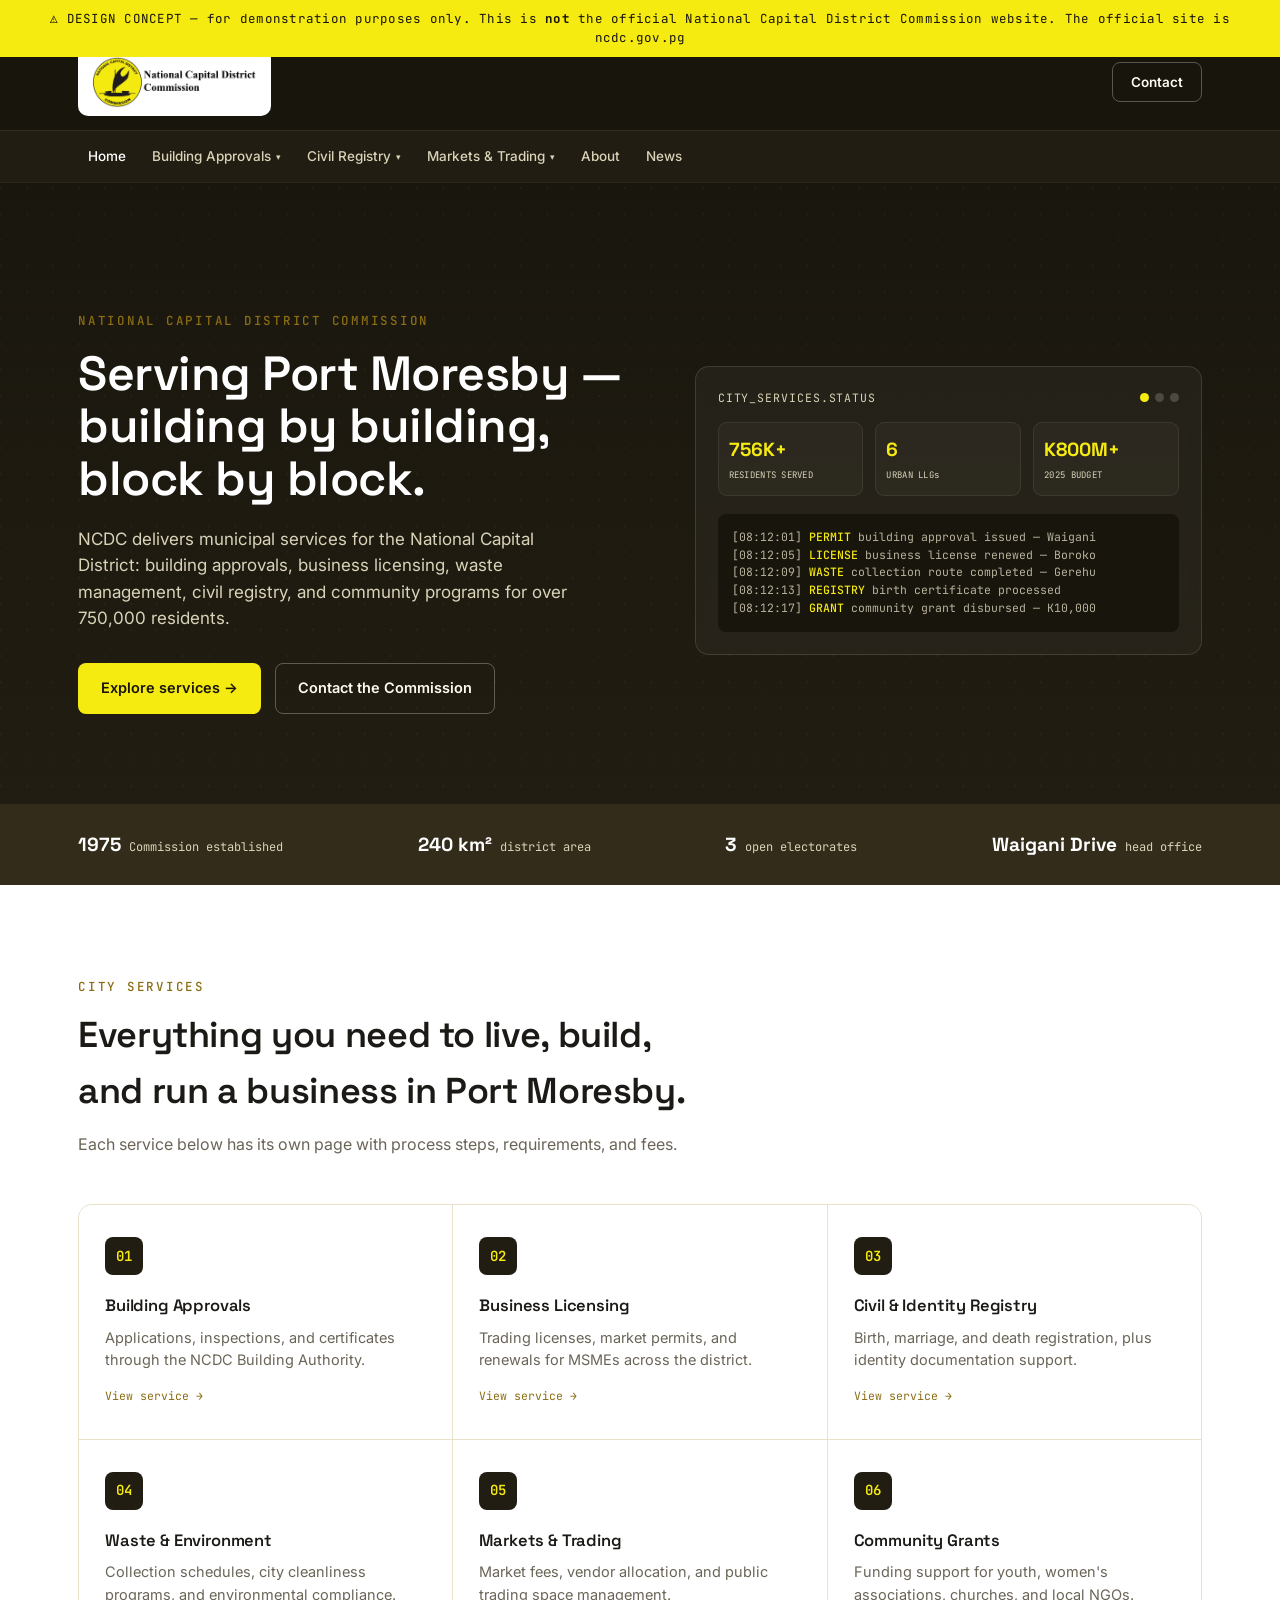
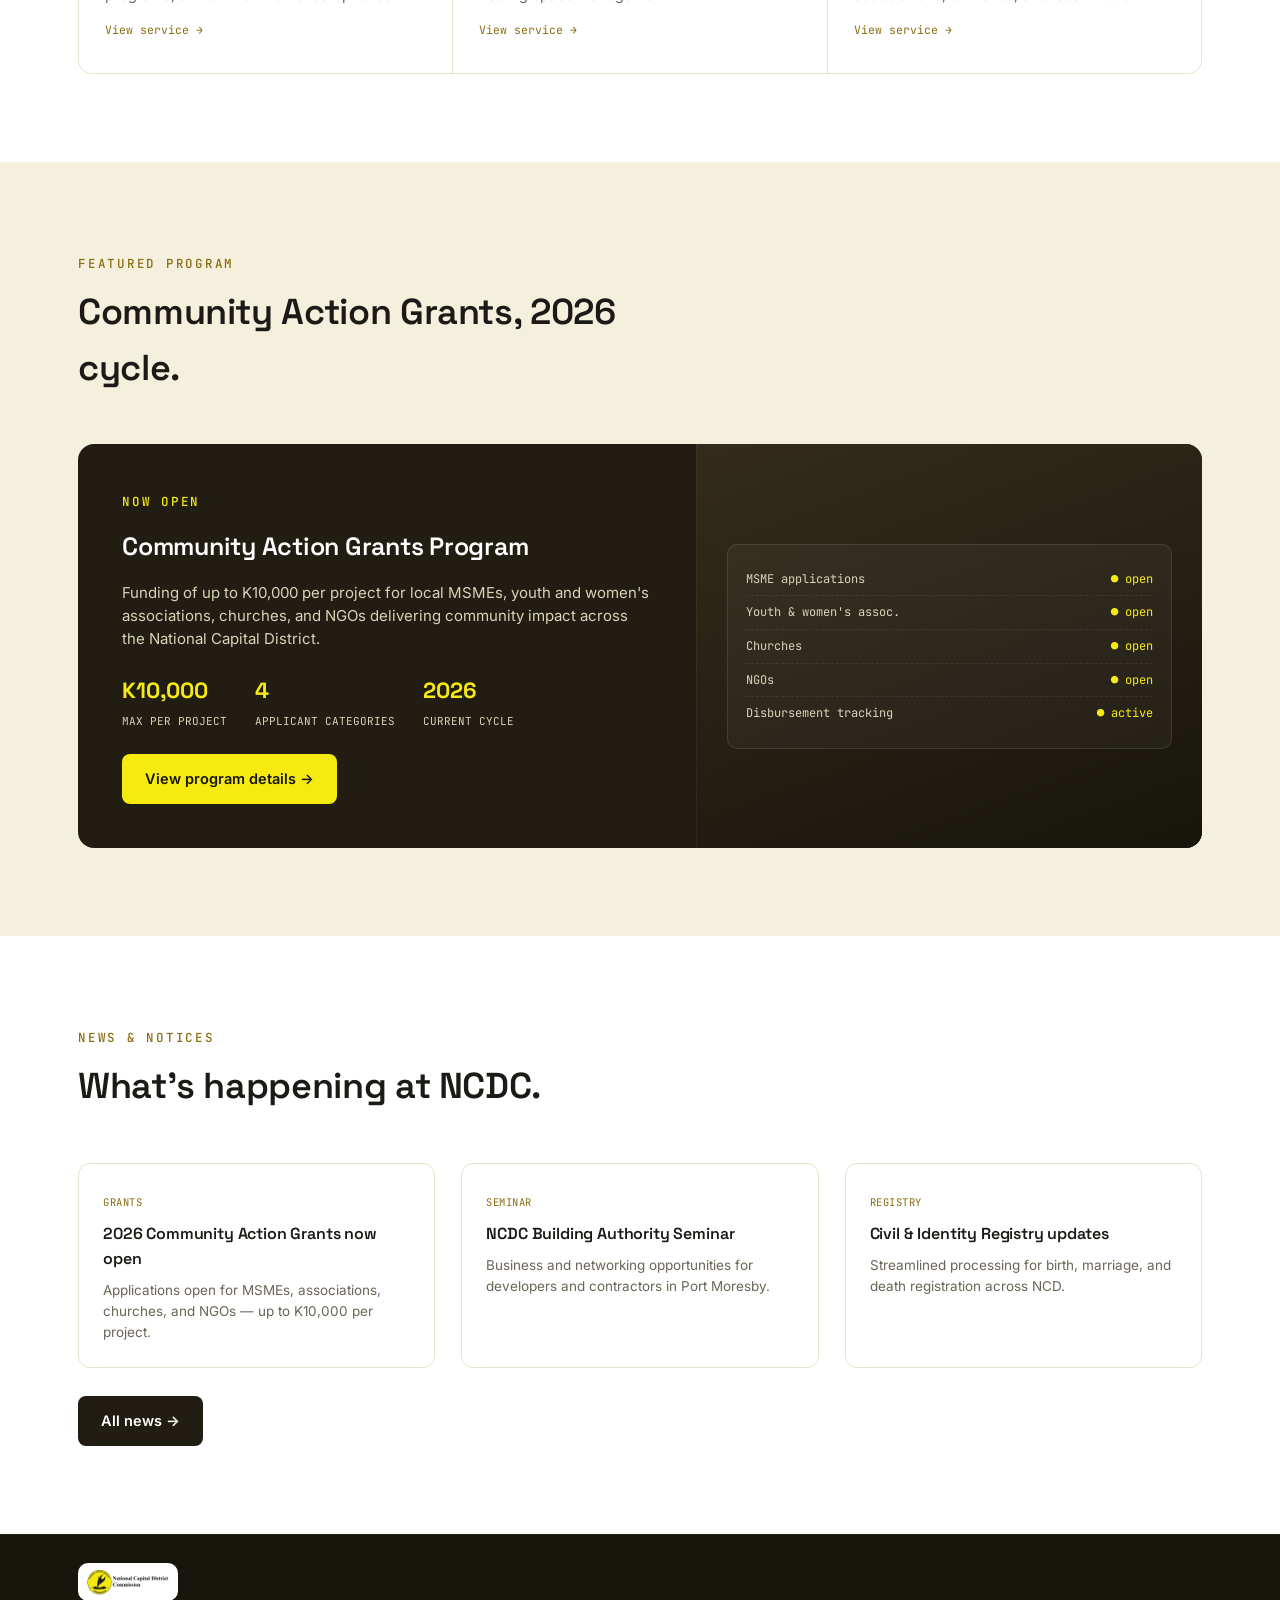
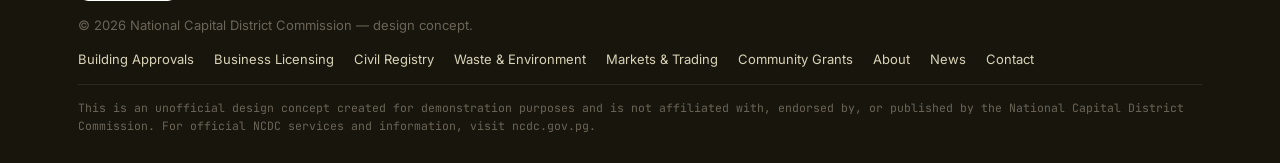
<file: index.html>
<!DOCTYPE html>
<html lang="en">
<head>
<meta charset="UTF-8">
<meta name="viewport" content="width=device-width, initial-scale=1.0">
<title>NCDC — Design Concept | National Capital District Commission</title>
<meta name="description" content="A design concept for the National Capital District Commission website — demonstration only, not an official NCDC platform.">
<link rel="preconnect" href="https://fonts.googleapis.com">
<link href="https://fonts.googleapis.com/css2?family=Space+Grotesk:wght@500;600;700&family=Inter:wght@400;500;600&family=JetBrains+Mono:wght@400;500&display=swap" rel="stylesheet">
<link rel="stylesheet" href="assets/style.css">
<link rel="icon" type="image/png" href="assets/img/ncdc-seal.png">
</head>
<body data-nav="index">

<div id="header-placeholder"></div>

<main>
  <section class="hero">
    <div class="wrap hero-grid">
      <div>
        <span class="eyebrow">National Capital District Commission</span>
        <h1>Serving Port Moresby — building by building, block by block.</h1>
        <p class="lead">NCDC delivers municipal services for the National Capital District: building approvals, business licensing, waste management, civil registry, and community programs for over 750,000 residents.</p>
        <div class="hero-actions">
          <a href="#services" class="btn btn-primary">Explore services →</a>
          <a href="contact.html" class="btn btn-ghost">Contact the Commission</a>
        </div>
      </div>
      <div class="dash reveal in">
        <div class="dash-head">
          <span class="dash-title">CITY_SERVICES.STATUS</span>
          <div class="dot-row"><span class="dot" style="background:var(--teal-400);"></span><span class="dot"></span><span class="dot"></span></div>
        </div>
        <div class="dash-metrics">
          <div class="metric"><div class="num">756K+</div><div class="lbl">RESIDENTS SERVED</div></div>
          <div class="metric"><div class="num">6</div><div class="lbl">URBAN LLGs</div></div>
          <div class="metric"><div class="num">K800M+</div><div class="lbl">2025 BUDGET</div></div>
        </div>
        <div class="log mono">
          <div class="log-line">[08:12:01] <b>PERMIT</b> building approval issued — Waigani</div>
          <div class="log-line">[08:12:05] <b>LICENSE</b> business license renewed — Boroko</div>
          <div class="log-line">[08:12:09] <b>WASTE</b> collection route completed — Gerehu</div>
          <div class="log-line">[08:12:13] <b>REGISTRY</b> birth certificate processed</div>
          <div class="log-line">[08:12:17] <b>GRANT</b> community grant disbursed — K10,000</div>
        </div>
      </div>
    </div>
  </section>

  <div class="trust">
    <div class="wrap">
      <div class="trust-item"><strong>1975</strong> Commission established</div>
      <div class="trust-item"><strong>240 km²</strong> district area</div>
      <div class="trust-item"><strong>3</strong> open electorates</div>
      <div class="trust-item"><strong>Waigani Drive</strong> head office</div>
    </div>
  </div>

  <section class="services" id="services">
    <div class="wrap">
      <div class="section-head">
        <span class="eyebrow" style="color:var(--teal-500);">City services</span>
        <h2>Everything you need to live, build, and run a business in Port Moresby.</h2>
        <p>Each service below has its own page with process steps, requirements, and fees.</p>
      </div>
      <div class="service-grid">
        <a class="service-card" href="building-approvals.html">
          <div class="service-icon">01</div>
          <h3>Building Approvals</h3>
          <p>Applications, inspections, and certificates through the NCDC Building Authority.</p>
          <span class="go">View service →</span>
        </a>
        <a class="service-card" href="business-licensing.html">
          <div class="service-icon">02</div>
          <h3>Business Licensing</h3>
          <p>Trading licenses, market permits, and renewals for MSMEs across the district.</p>
          <span class="go">View service →</span>
        </a>
        <a class="service-card" href="civil-registry.html">
          <div class="service-icon">03</div>
          <h3>Civil &amp; Identity Registry</h3>
          <p>Birth, marriage, and death registration, plus identity documentation support.</p>
          <span class="go">View service →</span>
        </a>
        <a class="service-card" href="waste-environment.html">
          <div class="service-icon">04</div>
          <h3>Waste &amp; Environment</h3>
          <p>Collection schedules, city cleanliness programs, and environmental compliance.</p>
          <span class="go">View service →</span>
        </a>
        <a class="service-card" href="markets-trading.html">
          <div class="service-icon">05</div>
          <h3>Markets &amp; Trading</h3>
          <p>Market fees, vendor allocation, and public trading space management.</p>
          <span class="go">View service →</span>
        </a>
        <a class="service-card" href="community-grants.html">
          <div class="service-icon">06</div>
          <h3>Community Grants</h3>
          <p>Funding support for youth, women's associations, churches, and local NGOs.</p>
          <span class="go">View service →</span>
        </a>
      </div>
    </div>
  </section>

  <section class="work">
    <div class="wrap">
      <div class="section-head">
        <span class="eyebrow" style="color:var(--teal-500);">Featured program</span>
        <h2>Community Action Grants, 2026 cycle.</h2>
      </div>
      <div class="case">
        <div class="case-copy">
          <span class="eyebrow">Now open</span>
          <h3>Community Action Grants Program</h3>
          <p>Funding of up to K10,000 per project for local MSMEs, youth and women's associations, churches, and NGOs delivering community impact across the National Capital District.</p>
          <div class="case-stats">
            <div><strong>K10,000</strong><span>MAX PER PROJECT</span></div>
            <div><strong>4</strong><span>APPLICANT CATEGORIES</span></div>
            <div><strong>2026</strong><span>CURRENT CYCLE</span></div>
          </div>
          <a href="community-grants.html" class="btn btn-primary" style="margin-top:22px;">View program details →</a>
        </div>
        <div class="case-visual">
          <div class="panel">
            <div class="row"><span>MSME applications</span><span class="ok">● open</span></div>
            <div class="row"><span>Youth &amp; women's assoc.</span><span class="ok">● open</span></div>
            <div class="row"><span>Churches</span><span class="ok">● open</span></div>
            <div class="row"><span>NGOs</span><span class="ok">● open</span></div>
            <div class="row"><span>Disbursement tracking</span><span class="ok">● active</span></div>
          </div>
        </div>
      </div>
    </div>
  </section>

  <section class="news">
    <div class="wrap">
      <div class="section-head">
        <span class="eyebrow" style="color:var(--teal-500);">News &amp; notices</span>
        <h2>What's happening at NCDC.</h2>
      </div>
      <div class="news-grid">
        <div class="news-card">
          <span class="tag">GRANTS</span>
          <h4>2026 Community Action Grants now open</h4>
          <p>Applications open for MSMEs, associations, churches, and NGOs — up to K10,000 per project.</p>
        </div>
        <div class="news-card">
          <span class="tag">SEMINAR</span>
          <h4>NCDC Building Authority Seminar</h4>
          <p>Business and networking opportunities for developers and contractors in Port Moresby.</p>
        </div>
        <div class="news-card">
          <span class="tag">REGISTRY</span>
          <h4>Civil &amp; Identity Registry updates</h4>
          <p>Streamlined processing for birth, marriage, and death registration across NCD.</p>
        </div>
      </div>
      <div style="margin-top:28px;"><a href="news.html" class="btn btn-dark">All news →</a></div>
    </div>
  </section>
</main>

<div id="footer-placeholder"></div>
<script src="assets/main.js"></script>
</body>
</html>
</file>
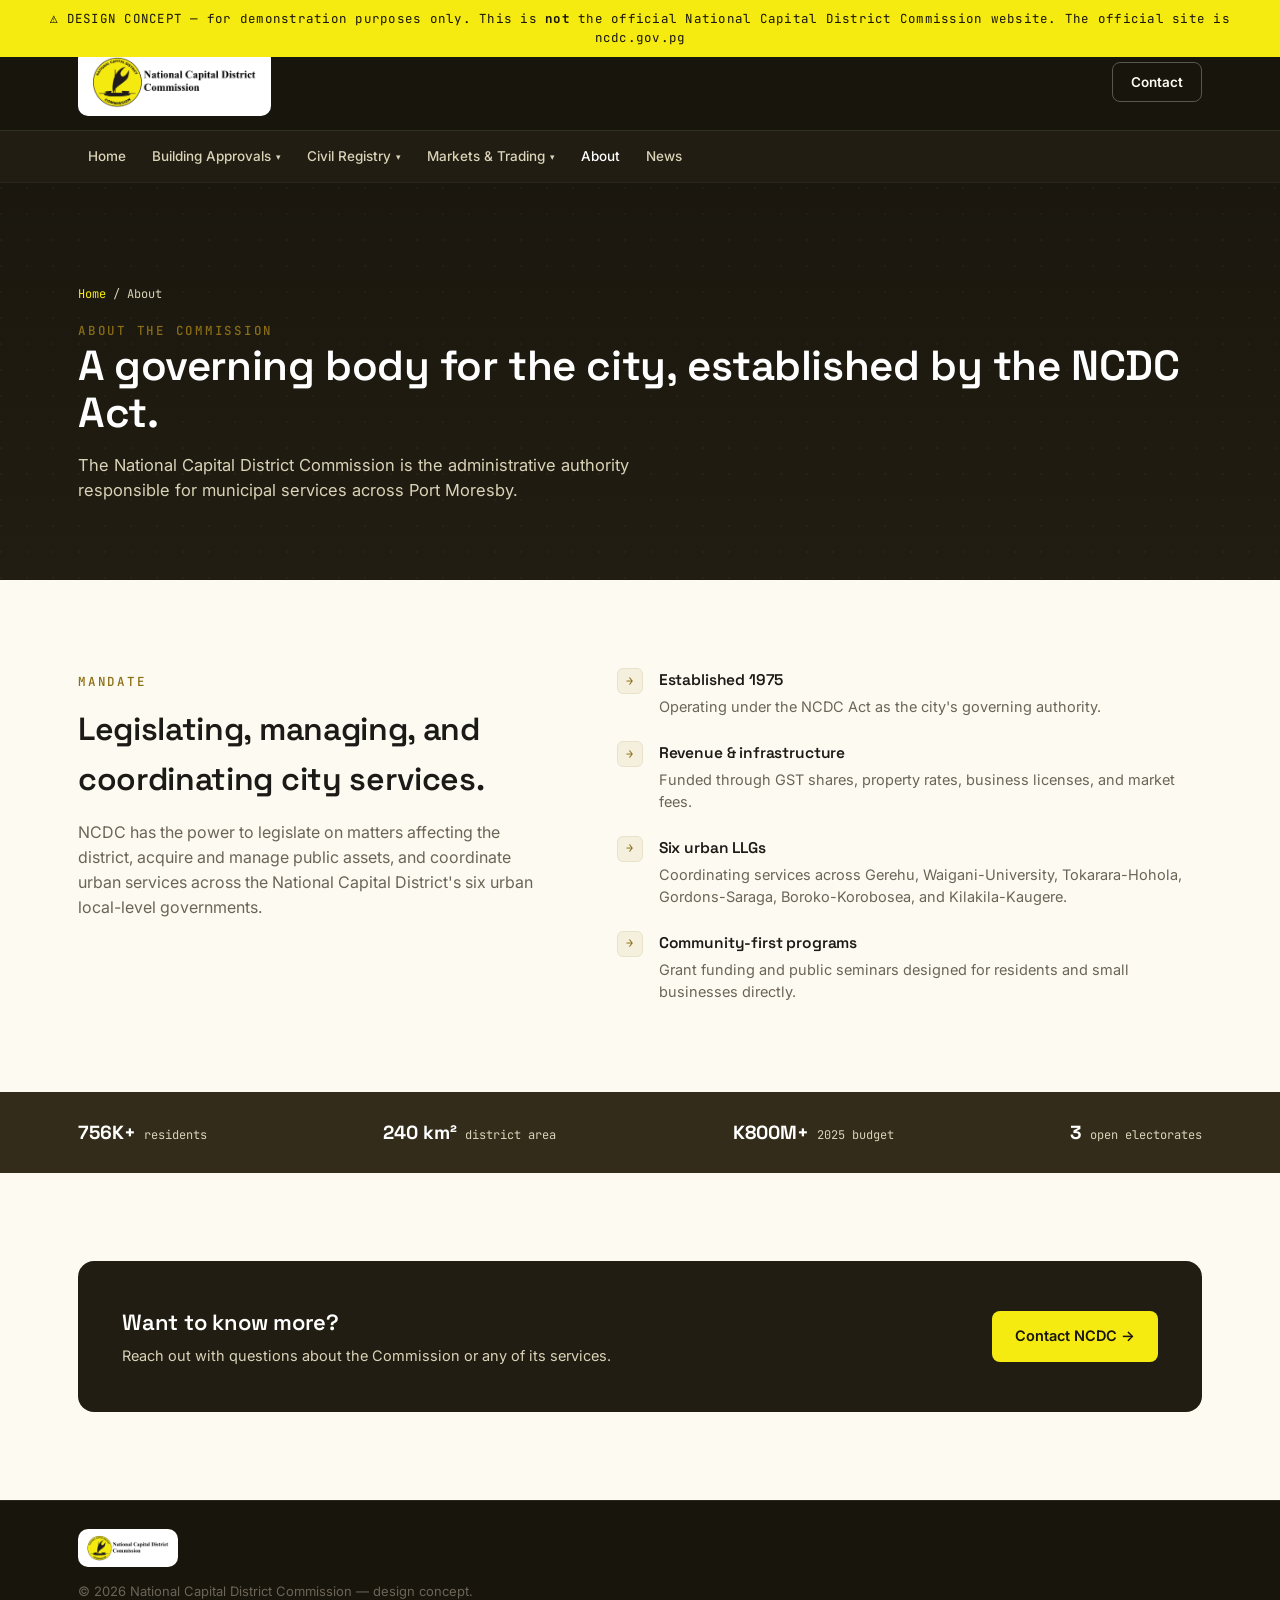
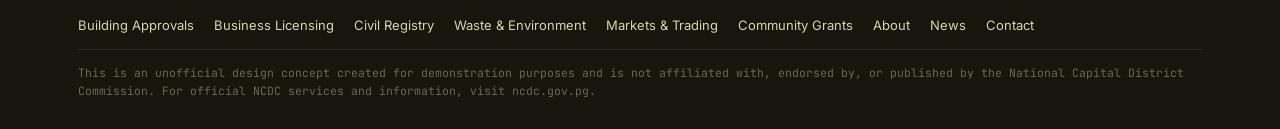
<file: about.html>
<!DOCTYPE html>
<html lang="en">
<head>
<meta charset="UTF-8">
<meta name="viewport" content="width=device-width, initial-scale=1.0">
<title>About | NCDC Design Concept</title>
<meta name="description" content="About the National Capital District Commission — NCDC design concept.">
<link rel="preconnect" href="https://fonts.googleapis.com">
<link href="https://fonts.googleapis.com/css2?family=Space+Grotesk:wght@500;600;700&family=Inter:wght@400;500;600&family=JetBrains+Mono:wght@400;500&display=swap" rel="stylesheet">
<link rel="stylesheet" href="assets/style.css">
</head>
<body data-nav="about">

<div id="header-placeholder"></div>

<main>
  <section class="page-hero">
    <div class="wrap">
      <div class="breadcrumb"><a href="index.html">Home</a> / About</div>
      <span class="eyebrow">About the Commission</span>
      <h1>A governing body for the city, established by the NCDC Act.</h1>
      <p class="lead">The National Capital District Commission is the administrative authority responsible for municipal services across Port Moresby.</p>
    </div>
  </section>

  <section>
    <div class="wrap about-grid">
      <div>
        <span class="eyebrow" style="color:var(--teal-500);">Mandate</span>
        <h2 style="font-size:clamp(24px,3vw,32px);margin-top:12px;">Legislating, managing, and coordinating city services.</h2>
        <p style="color:var(--slate-500);margin-top:16px;">NCDC has the power to legislate on matters affecting the district, acquire and manage public assets, and coordinate urban services across the National Capital District's six urban local-level governments.</p>
      </div>
      <div class="about-points">
        <div class="point"><div class="mark">→</div><div><h4>Established 1975</h4><p>Operating under the NCDC Act as the city's governing authority.</p></div></div>
        <div class="point"><div class="mark">→</div><div><h4>Revenue &amp; infrastructure</h4><p>Funded through GST shares, property rates, business licenses, and market fees.</p></div></div>
        <div class="point"><div class="mark">→</div><div><h4>Six urban LLGs</h4><p>Coordinating services across Gerehu, Waigani-University, Tokarara-Hohola, Gordons-Saraga, Boroko-Korobosea, and Kilakila-Kaugere.</p></div></div>
        <div class="point"><div class="mark">→</div><div><h4>Community-first programs</h4><p>Grant funding and public seminars designed for residents and small businesses directly.</p></div></div>
      </div>
    </div>
  </section>

  <div class="trust">
    <div class="wrap">
      <div class="trust-item"><strong>756K+</strong> residents</div>
      <div class="trust-item"><strong>240 km²</strong> district area</div>
      <div class="trust-item"><strong>K800M+</strong> 2025 budget</div>
      <div class="trust-item"><strong>3</strong> open electorates</div>
    </div>
  </div>

  <section>
    <div class="wrap">
      <div class="cta-strip">
        <div><h3>Want to know more?</h3><p>Reach out with questions about the Commission or any of its services.</p></div>
        <a href="contact.html" class="btn btn-primary">Contact NCDC →</a>
      </div>
    </div>
  </section>
</main>

<div id="footer-placeholder"></div>
<script src="assets/main.js"></script>
</body>
</html>
</file>
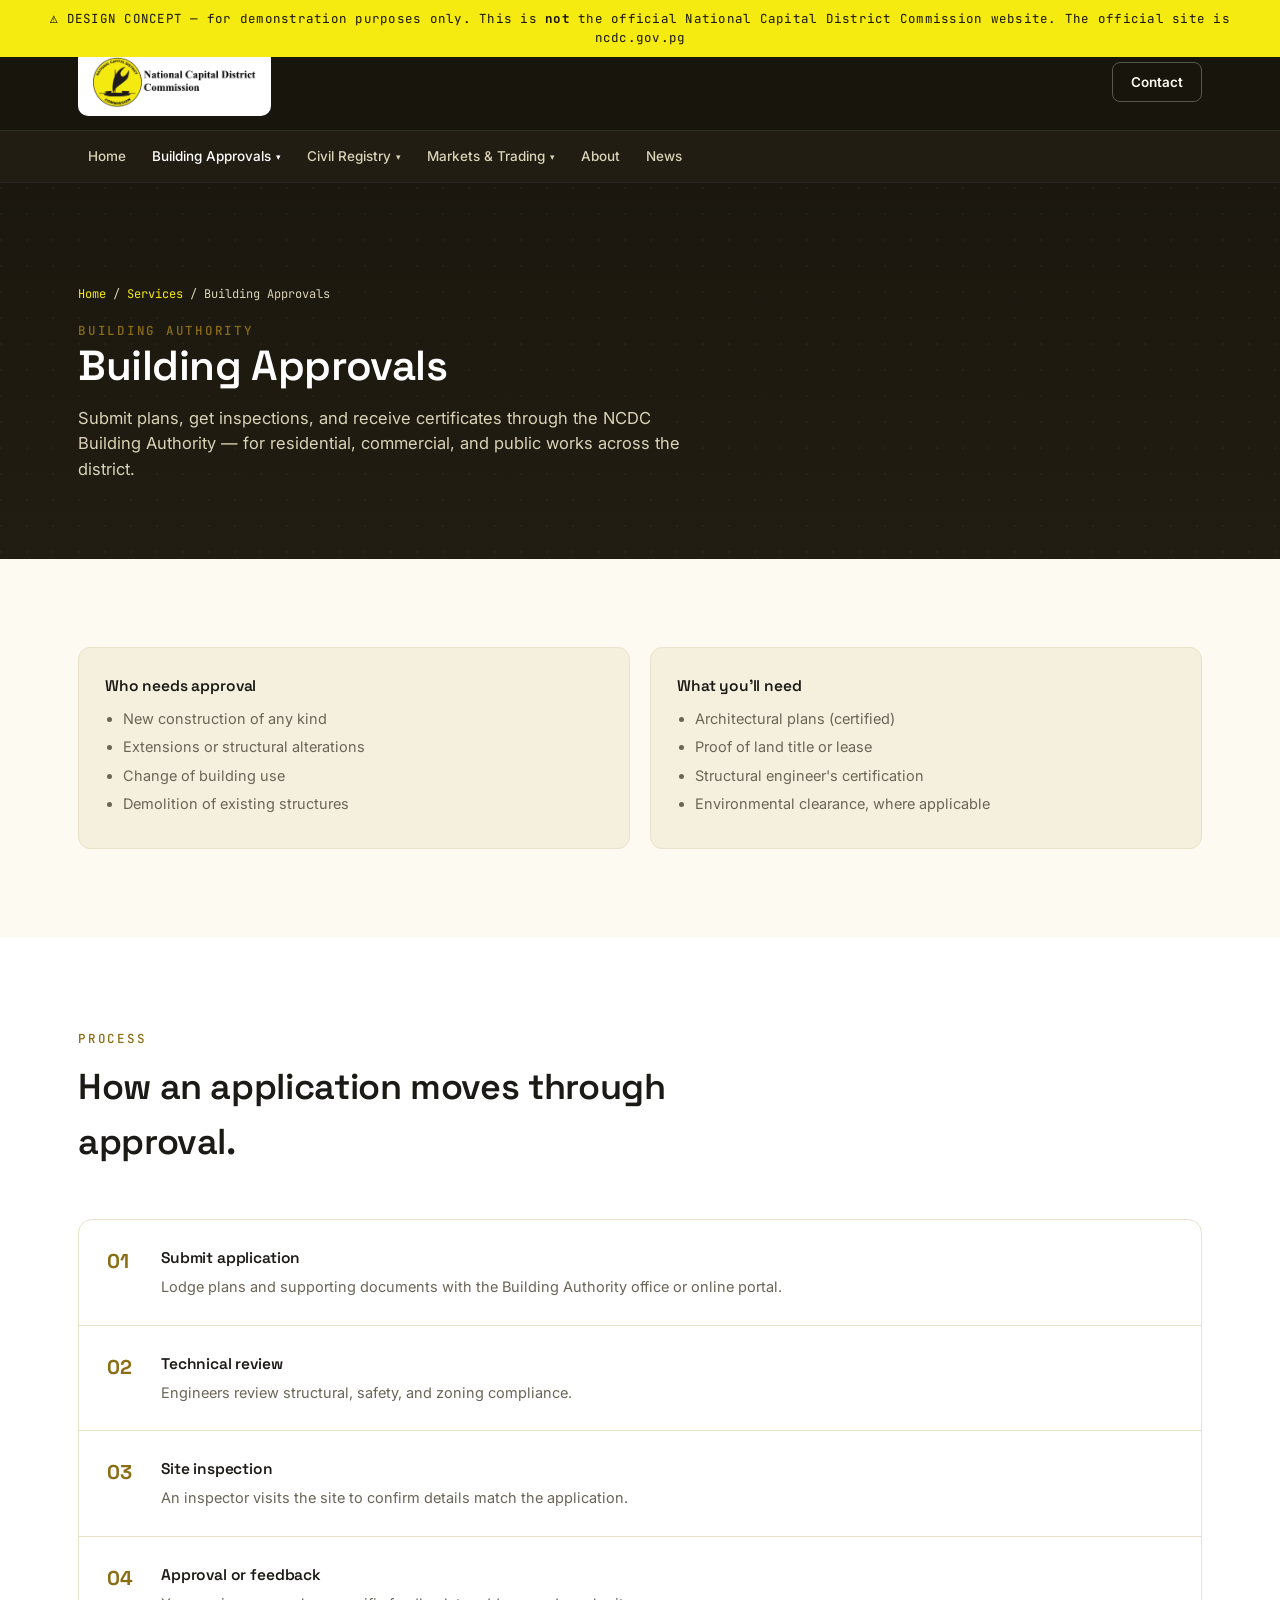
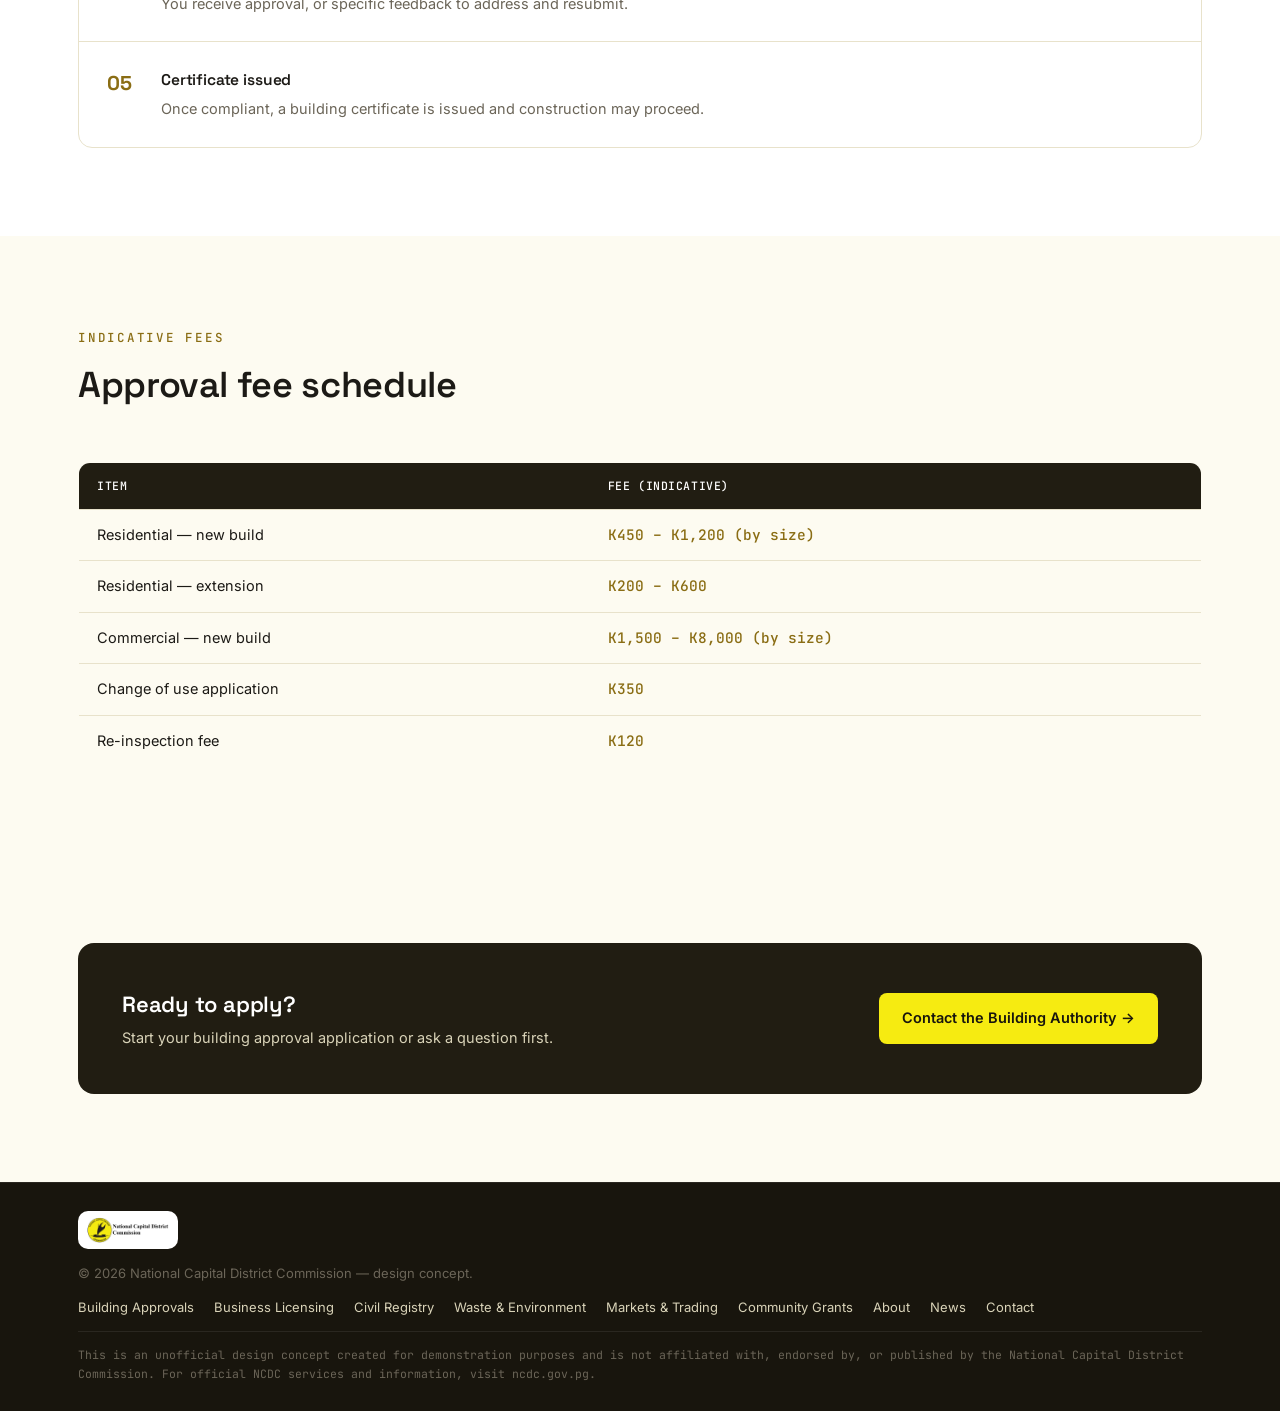
<file: building-approvals.html>
<!DOCTYPE html>
<html lang="en">
<head>
<meta charset="UTF-8">
<meta name="viewport" content="width=device-width, initial-scale=1.0">
<title>Building Approvals | NCDC Design Concept</title>
<meta name="description" content="Building approval process, requirements, and fees — NCDC design concept.">
<link rel="preconnect" href="https://fonts.googleapis.com">
<link href="https://fonts.googleapis.com/css2?family=Space+Grotesk:wght@500;600;700&family=Inter:wght@400;500;600&family=JetBrains+Mono:wght@400;500&display=swap" rel="stylesheet">
<link rel="stylesheet" href="assets/style.css">
</head>
<body data-nav="building-approvals">

<div id="header-placeholder"></div>

<main>
  <section class="page-hero">
    <div class="wrap">
      <div class="breadcrumb"><a href="index.html">Home</a> / <a href="index.html#services">Services</a> / Building Approvals</div>
      <span class="eyebrow">Building Authority</span>
      <h1>Building Approvals</h1>
      <p class="lead">Submit plans, get inspections, and receive certificates through the NCDC Building Authority — for residential, commercial, and public works across the district.</p>
    </div>
  </section>
  <section><div class="wrap"><div class="info-grid">
    <div class="info-card"><h4>Who needs approval</h4><ul>
      <li>New construction of any kind</li>
      <li>Extensions or structural alterations</li>
      <li>Change of building use</li>
      <li>Demolition of existing structures</li>
    </ul></div>
    <div class="info-card"><h4>What you'll need</h4><ul>
      <li>Architectural plans (certified)</li>
      <li>Proof of land title or lease</li>
      <li>Structural engineer's certification</li>
      <li>Environmental clearance, where applicable</li>
    </ul></div>
  </div></div></section>
  <section class="steps"><div class="wrap">
    <div class="section-head"><span class="eyebrow" style="color:var(--teal-500);">Process</span><h2>How an application moves through approval.</h2></div>
    <div class="step-list">
      <div class="step"><div class="n">01</div><div><h4>Submit application</h4><p>Lodge plans and supporting documents with the Building Authority office or online portal.</p></div></div>
      <div class="step"><div class="n">02</div><div><h4>Technical review</h4><p>Engineers review structural, safety, and zoning compliance.</p></div></div>
      <div class="step"><div class="n">03</div><div><h4>Site inspection</h4><p>An inspector visits the site to confirm details match the application.</p></div></div>
      <div class="step"><div class="n">04</div><div><h4>Approval or feedback</h4><p>You receive approval, or specific feedback to address and resubmit.</p></div></div>
      <div class="step"><div class="n">05</div><div><h4>Certificate issued</h4><p>Once compliant, a building certificate is issued and construction may proceed.</p></div></div>
    </div></div></section>
  <section><div class="wrap">
    <div class="section-head"><span class="eyebrow" style="color:var(--teal-500);">Indicative fees</span><h2>Approval fee schedule</h2></div>
    <table class="fee-table"><thead><tr><th>Item</th><th>Fee (indicative)</th></tr></thead><tbody>
      <tr><td>Residential — new build</td><td>K450 – K1,200 (by size)</td></tr>
      <tr><td>Residential — extension</td><td>K200 – K600</td></tr>
      <tr><td>Commercial — new build</td><td>K1,500 – K8,000 (by size)</td></tr>
      <tr><td>Change of use application</td><td>K350</td></tr>
      <tr><td>Re-inspection fee</td><td>K120</td></tr>
    </tbody></table></div></section>
  <section><div class="wrap">
    <div class="cta-strip">
      <div><h3>Ready to apply?</h3><p>Start your building approval application or ask a question first.</p></div>
      <a href="contact.html" class="btn btn-primary">Contact the Building Authority →</a>
    </div>
  </div></section>

</main>

<div id="footer-placeholder"></div>
<script src="assets/main.js"></script>
</body>
</html>
</file>
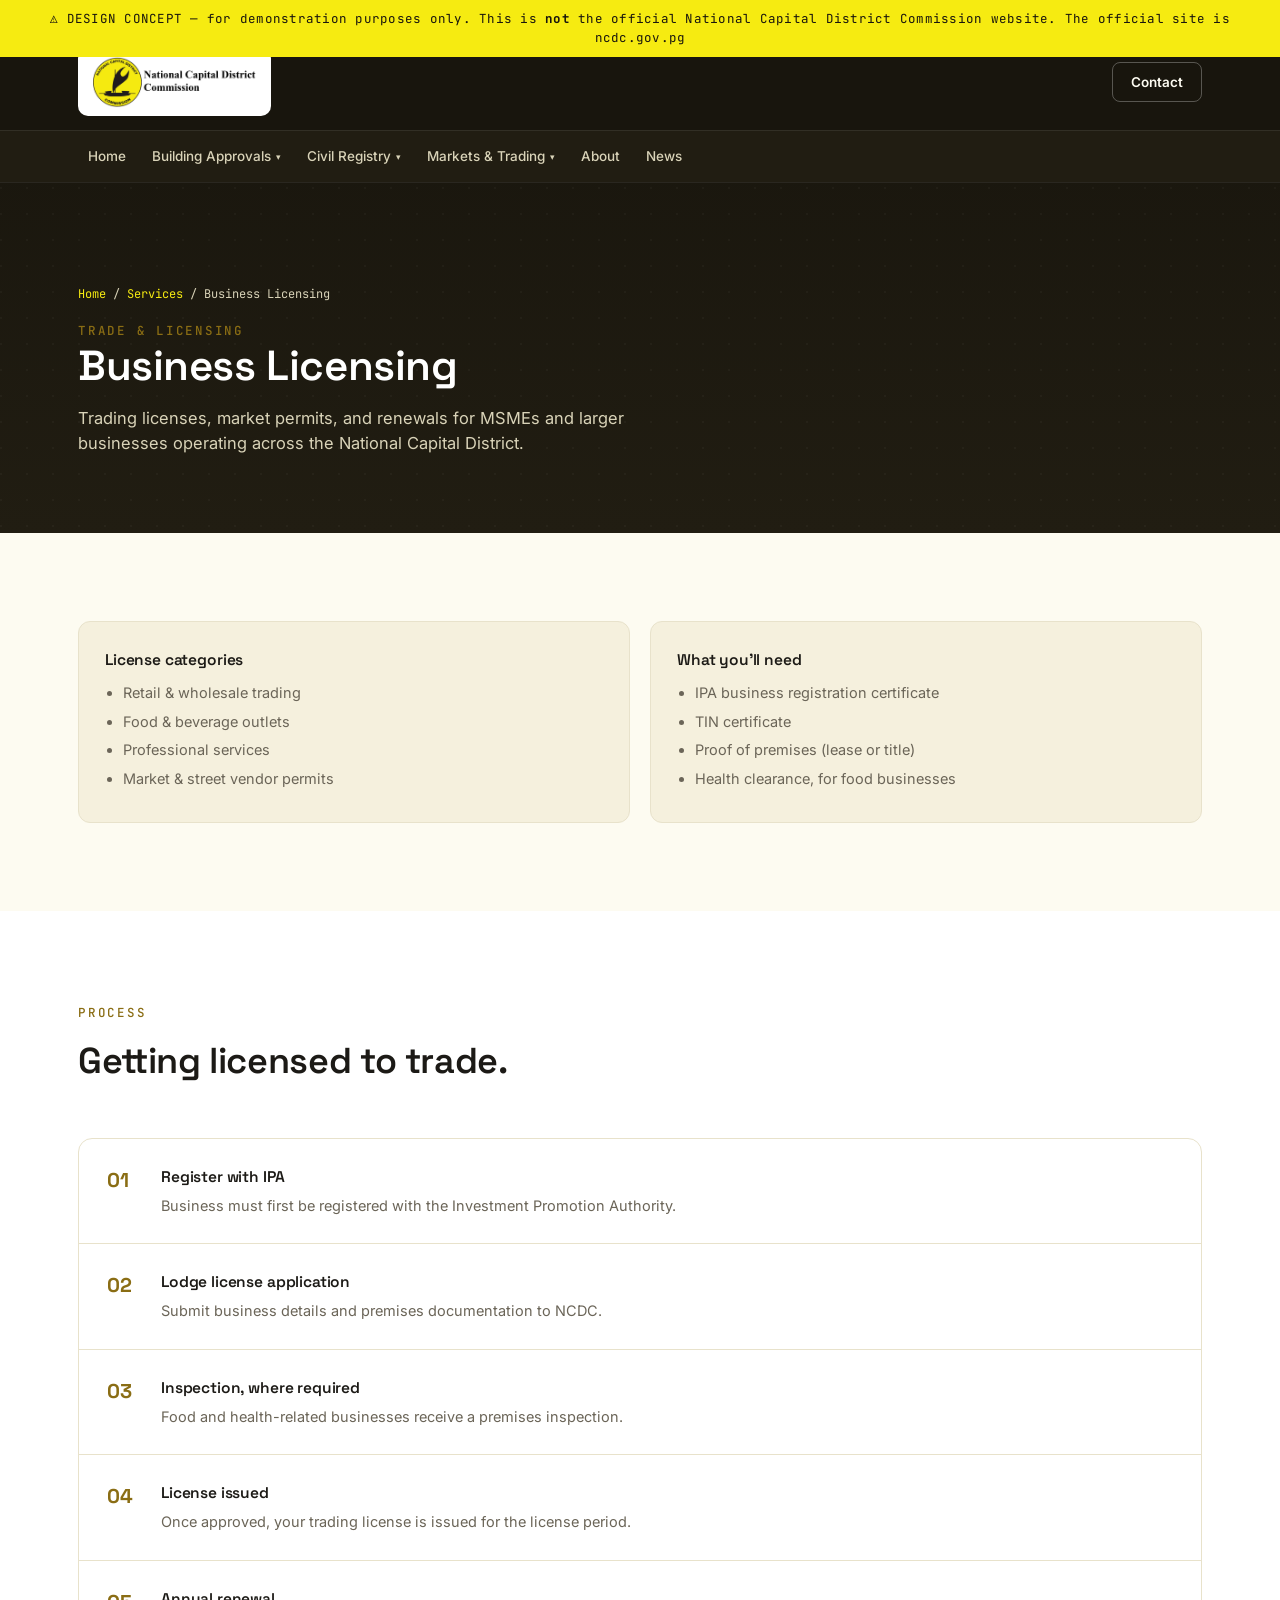
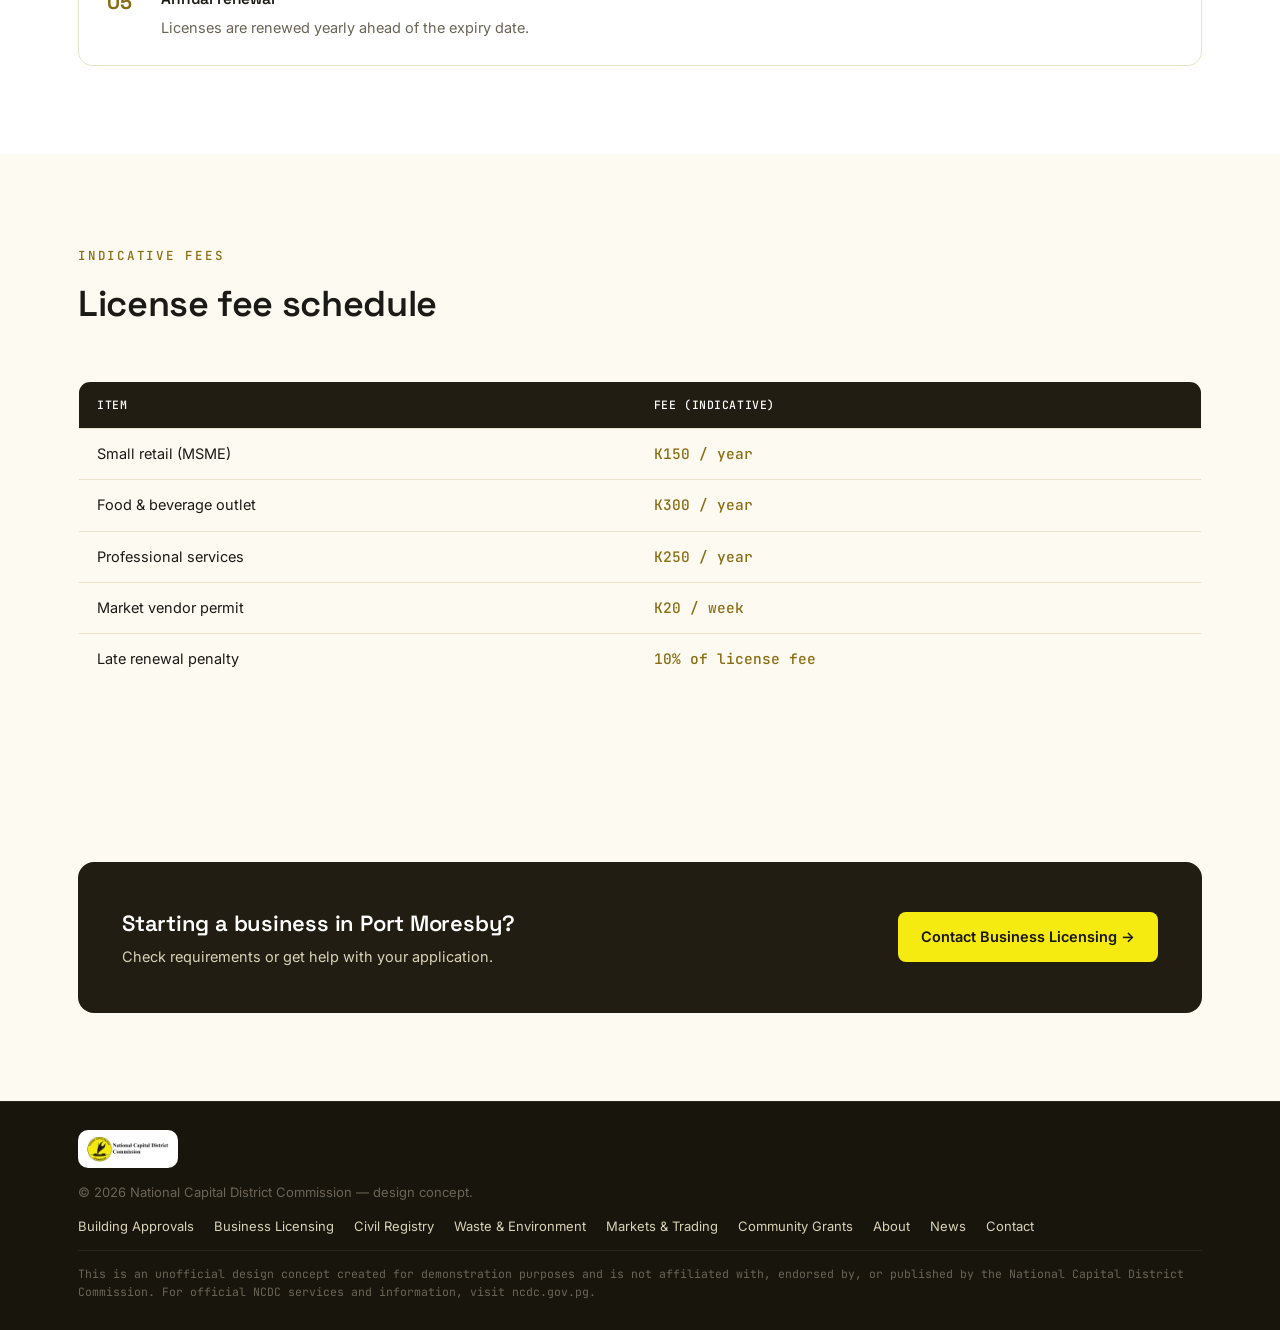
<file: business-licensing.html>
<!DOCTYPE html>
<html lang="en">
<head>
<meta charset="UTF-8">
<meta name="viewport" content="width=device-width, initial-scale=1.0">
<title>Business Licensing | NCDC Design Concept</title>
<meta name="description" content="Trading licenses and permits for businesses in the National Capital District.">
<link rel="preconnect" href="https://fonts.googleapis.com">
<link href="https://fonts.googleapis.com/css2?family=Space+Grotesk:wght@500;600;700&family=Inter:wght@400;500;600&family=JetBrains+Mono:wght@400;500&display=swap" rel="stylesheet">
<link rel="stylesheet" href="assets/style.css">
</head>
<body data-nav="business-licensing">

<div id="header-placeholder"></div>

<main>
  <section class="page-hero">
    <div class="wrap">
      <div class="breadcrumb"><a href="index.html">Home</a> / <a href="index.html#services">Services</a> / Business Licensing</div>
      <span class="eyebrow">Trade & Licensing</span>
      <h1>Business Licensing</h1>
      <p class="lead">Trading licenses, market permits, and renewals for MSMEs and larger businesses operating across the National Capital District.</p>
    </div>
  </section>
  <section><div class="wrap"><div class="info-grid">
    <div class="info-card"><h4>License categories</h4><ul>
      <li>Retail & wholesale trading</li>
      <li>Food & beverage outlets</li>
      <li>Professional services</li>
      <li>Market & street vendor permits</li>
    </ul></div>
    <div class="info-card"><h4>What you'll need</h4><ul>
      <li>IPA business registration certificate</li>
      <li>TIN certificate</li>
      <li>Proof of premises (lease or title)</li>
      <li>Health clearance, for food businesses</li>
    </ul></div>
  </div></div></section>
  <section class="steps"><div class="wrap">
    <div class="section-head"><span class="eyebrow" style="color:var(--teal-500);">Process</span><h2>Getting licensed to trade.</h2></div>
    <div class="step-list">
      <div class="step"><div class="n">01</div><div><h4>Register with IPA</h4><p>Business must first be registered with the Investment Promotion Authority.</p></div></div>
      <div class="step"><div class="n">02</div><div><h4>Lodge license application</h4><p>Submit business details and premises documentation to NCDC.</p></div></div>
      <div class="step"><div class="n">03</div><div><h4>Inspection, where required</h4><p>Food and health-related businesses receive a premises inspection.</p></div></div>
      <div class="step"><div class="n">04</div><div><h4>License issued</h4><p>Once approved, your trading license is issued for the license period.</p></div></div>
      <div class="step"><div class="n">05</div><div><h4>Annual renewal</h4><p>Licenses are renewed yearly ahead of the expiry date.</p></div></div>
    </div></div></section>
  <section><div class="wrap">
    <div class="section-head"><span class="eyebrow" style="color:var(--teal-500);">Indicative fees</span><h2>License fee schedule</h2></div>
    <table class="fee-table"><thead><tr><th>Item</th><th>Fee (indicative)</th></tr></thead><tbody>
      <tr><td>Small retail (MSME)</td><td>K150 / year</td></tr>
      <tr><td>Food & beverage outlet</td><td>K300 / year</td></tr>
      <tr><td>Professional services</td><td>K250 / year</td></tr>
      <tr><td>Market vendor permit</td><td>K20 / week</td></tr>
      <tr><td>Late renewal penalty</td><td>10% of license fee</td></tr>
    </tbody></table></div></section>
  <section><div class="wrap">
    <div class="cta-strip">
      <div><h3>Starting a business in Port Moresby?</h3><p>Check requirements or get help with your application.</p></div>
      <a href="contact.html" class="btn btn-primary">Contact Business Licensing →</a>
    </div>
  </div></section>

</main>

<div id="footer-placeholder"></div>
<script src="assets/main.js"></script>
</body>
</html>
</file>
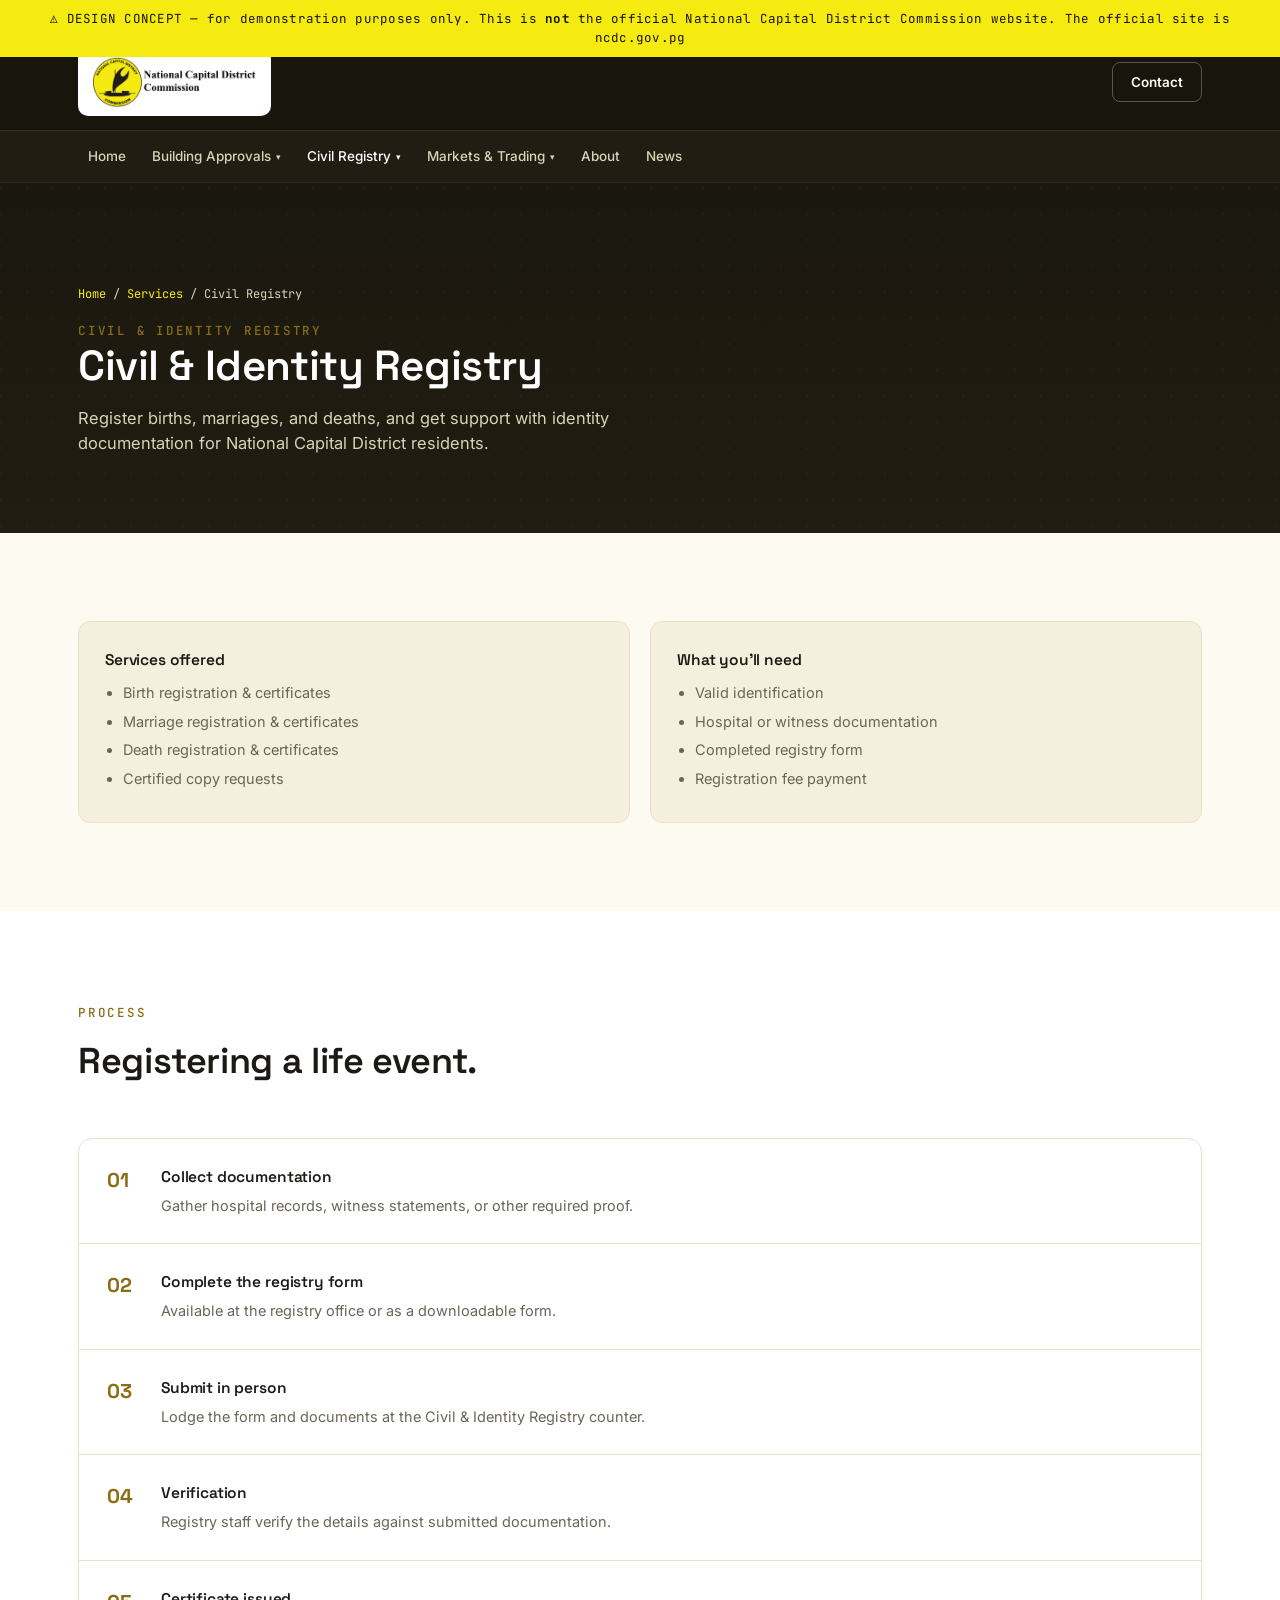
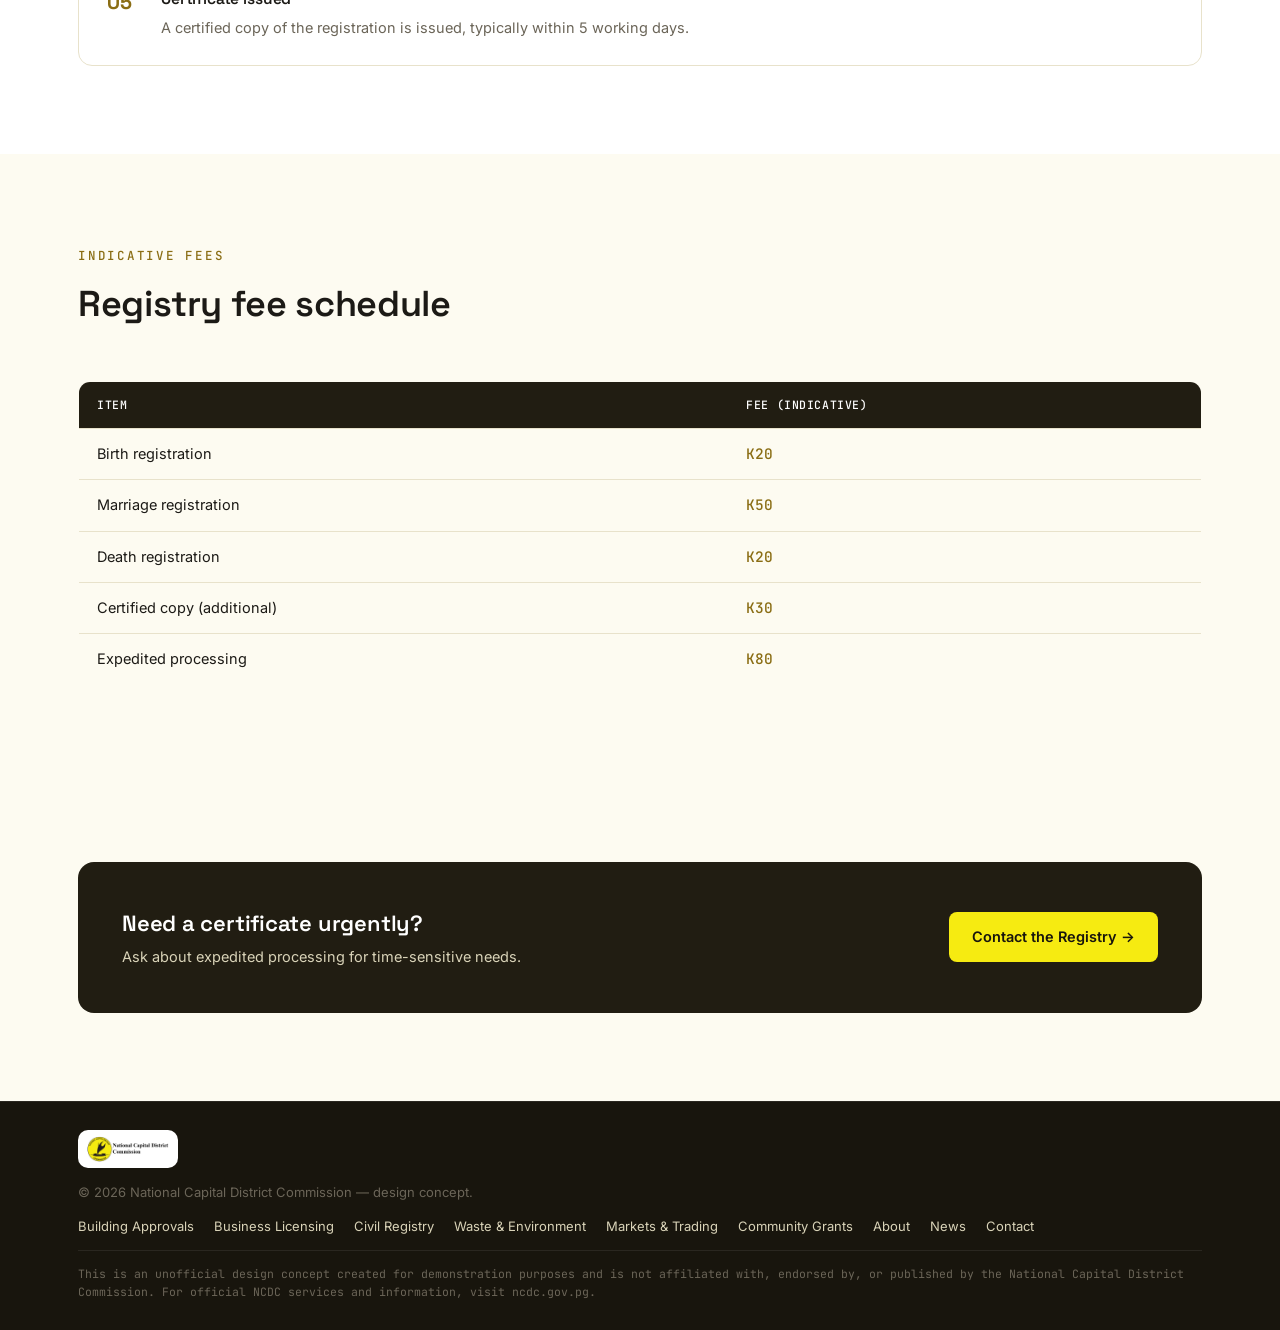
<file: civil-registry.html>
<!DOCTYPE html>
<html lang="en">
<head>
<meta charset="UTF-8">
<meta name="viewport" content="width=device-width, initial-scale=1.0">
<title>Civil & Identity Registry | NCDC Design Concept</title>
<meta name="description" content="Birth, marriage, and death registration services for NCD residents.">
<link rel="preconnect" href="https://fonts.googleapis.com">
<link href="https://fonts.googleapis.com/css2?family=Space+Grotesk:wght@500;600;700&family=Inter:wght@400;500;600&family=JetBrains+Mono:wght@400;500&display=swap" rel="stylesheet">
<link rel="stylesheet" href="assets/style.css">
</head>
<body data-nav="civil-registry">

<div id="header-placeholder"></div>

<main>
  <section class="page-hero">
    <div class="wrap">
      <div class="breadcrumb"><a href="index.html">Home</a> / <a href="index.html#services">Services</a> / Civil Registry</div>
      <span class="eyebrow">Civil & Identity Registry</span>
      <h1>Civil &amp; Identity Registry</h1>
      <p class="lead">Register births, marriages, and deaths, and get support with identity documentation for National Capital District residents.</p>
    </div>
  </section>
  <section><div class="wrap"><div class="info-grid">
    <div class="info-card"><h4>Services offered</h4><ul>
      <li>Birth registration & certificates</li>
      <li>Marriage registration & certificates</li>
      <li>Death registration & certificates</li>
      <li>Certified copy requests</li>
    </ul></div>
    <div class="info-card"><h4>What you'll need</h4><ul>
      <li>Valid identification</li>
      <li>Hospital or witness documentation</li>
      <li>Completed registry form</li>
      <li>Registration fee payment</li>
    </ul></div>
  </div></div></section>
  <section class="steps"><div class="wrap">
    <div class="section-head"><span class="eyebrow" style="color:var(--teal-500);">Process</span><h2>Registering a life event.</h2></div>
    <div class="step-list">
      <div class="step"><div class="n">01</div><div><h4>Collect documentation</h4><p>Gather hospital records, witness statements, or other required proof.</p></div></div>
      <div class="step"><div class="n">02</div><div><h4>Complete the registry form</h4><p>Available at the registry office or as a downloadable form.</p></div></div>
      <div class="step"><div class="n">03</div><div><h4>Submit in person</h4><p>Lodge the form and documents at the Civil & Identity Registry counter.</p></div></div>
      <div class="step"><div class="n">04</div><div><h4>Verification</h4><p>Registry staff verify the details against submitted documentation.</p></div></div>
      <div class="step"><div class="n">05</div><div><h4>Certificate issued</h4><p>A certified copy of the registration is issued, typically within 5 working days.</p></div></div>
    </div></div></section>
  <section><div class="wrap">
    <div class="section-head"><span class="eyebrow" style="color:var(--teal-500);">Indicative fees</span><h2>Registry fee schedule</h2></div>
    <table class="fee-table"><thead><tr><th>Item</th><th>Fee (indicative)</th></tr></thead><tbody>
      <tr><td>Birth registration</td><td>K20</td></tr>
      <tr><td>Marriage registration</td><td>K50</td></tr>
      <tr><td>Death registration</td><td>K20</td></tr>
      <tr><td>Certified copy (additional)</td><td>K30</td></tr>
      <tr><td>Expedited processing</td><td>K80</td></tr>
    </tbody></table></div></section>
  <section><div class="wrap">
    <div class="cta-strip">
      <div><h3>Need a certificate urgently?</h3><p>Ask about expedited processing for time-sensitive needs.</p></div>
      <a href="contact.html" class="btn btn-primary">Contact the Registry →</a>
    </div>
  </div></section>

</main>

<div id="footer-placeholder"></div>
<script src="assets/main.js"></script>
</body>
</html>
</file>
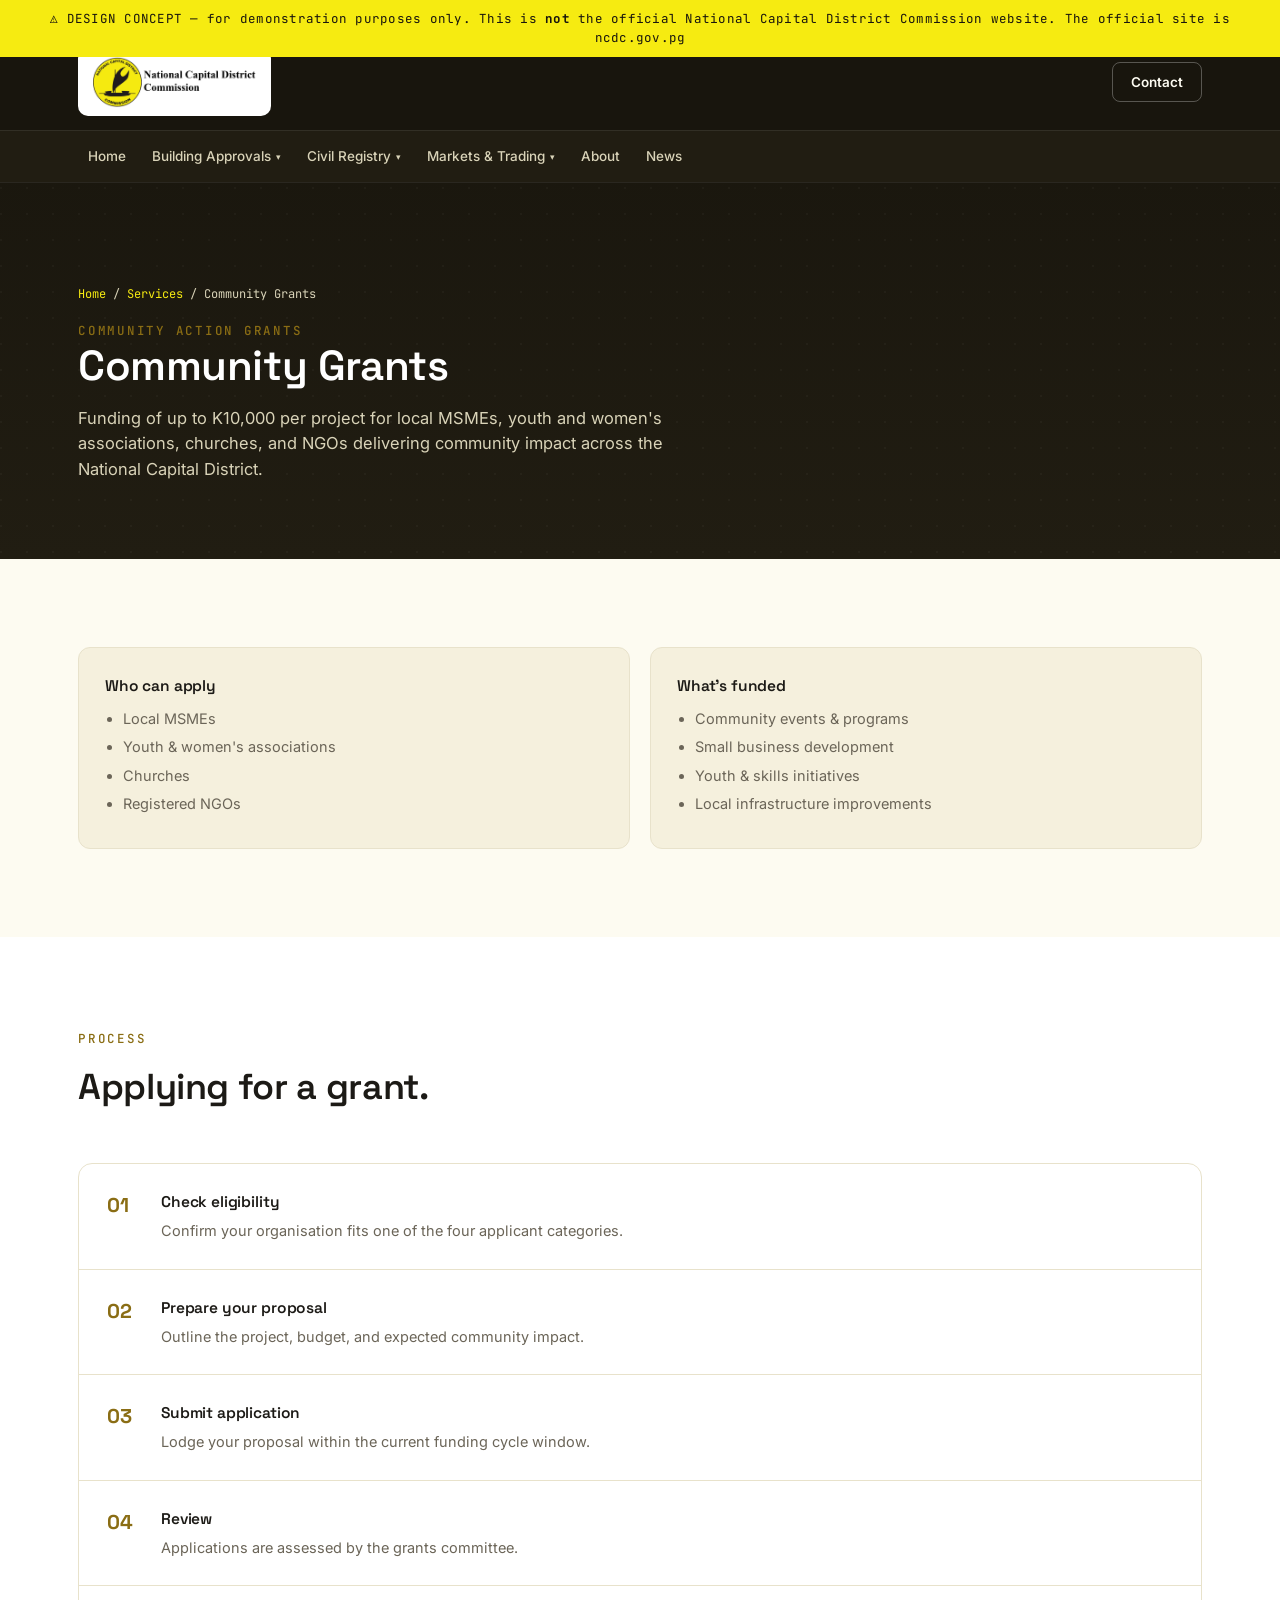
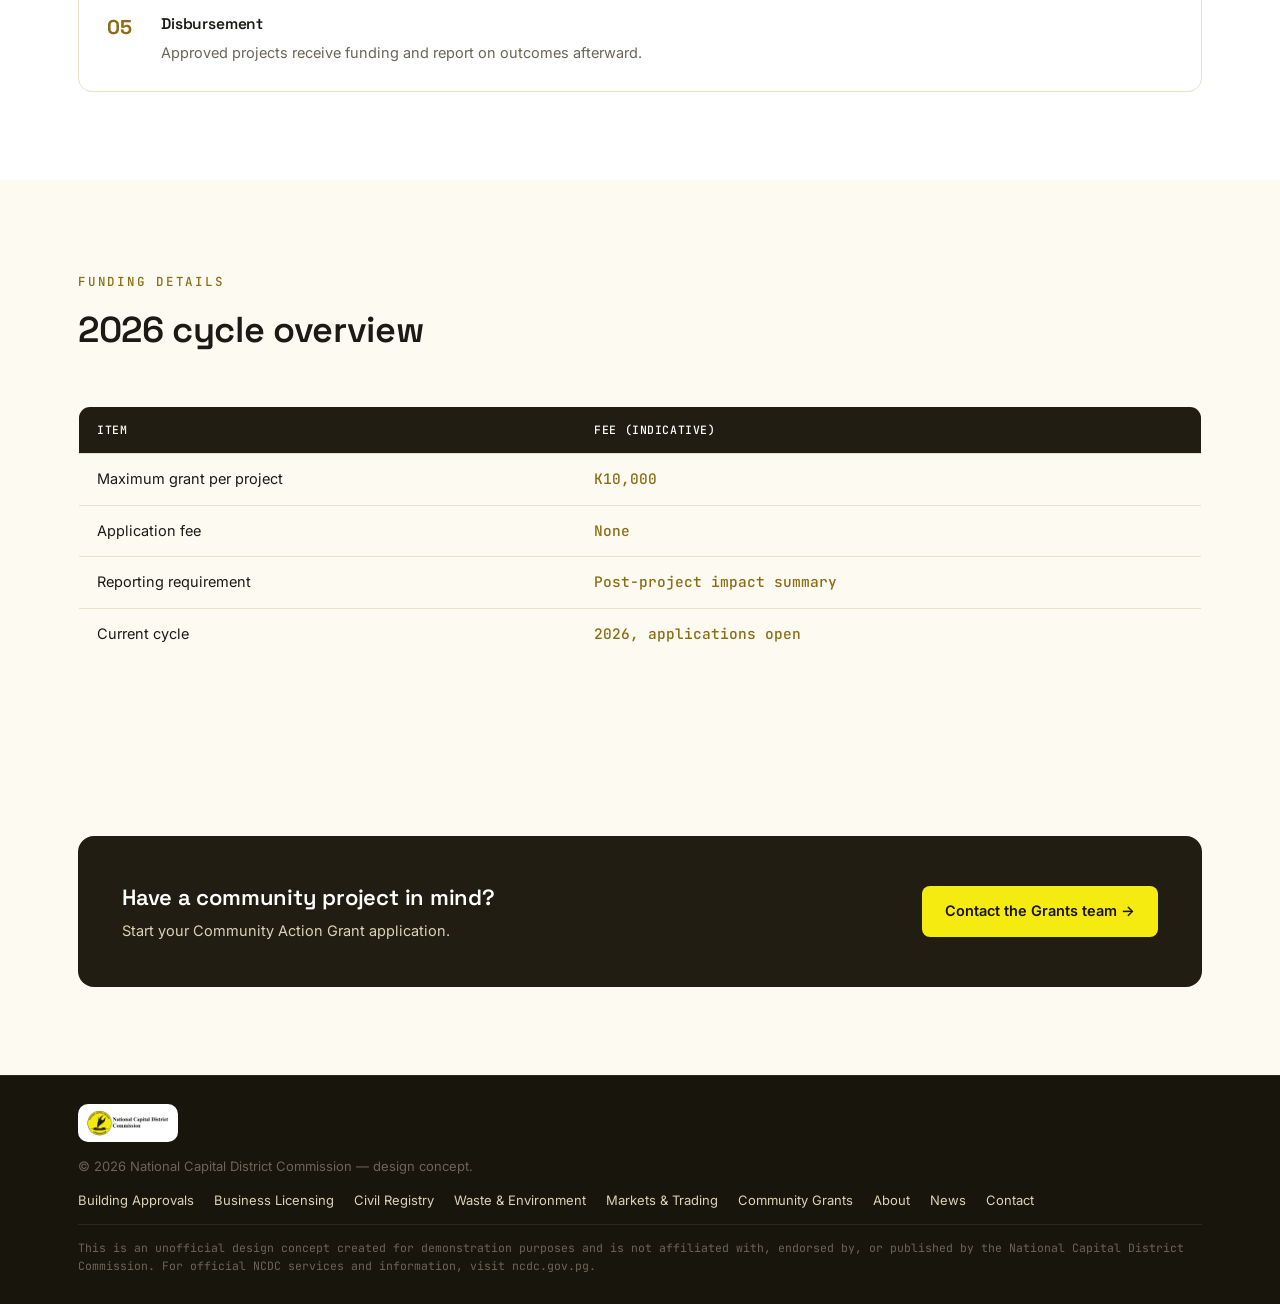
<file: community-grants.html>
<!DOCTYPE html>
<html lang="en">
<head>
<meta charset="UTF-8">
<meta name="viewport" content="width=device-width, initial-scale=1.0">
<title>Community Grants | NCDC Design Concept</title>
<meta name="description" content="NCDC Community Action Grants — funding for MSMEs, associations, churches, and NGOs.">
<link rel="preconnect" href="https://fonts.googleapis.com">
<link href="https://fonts.googleapis.com/css2?family=Space+Grotesk:wght@500;600;700&family=Inter:wght@400;500;600&family=JetBrains+Mono:wght@400;500&display=swap" rel="stylesheet">
<link rel="stylesheet" href="assets/style.css">
</head>
<body data-nav="community-grants">

<div id="header-placeholder"></div>

<main>
  <section class="page-hero">
    <div class="wrap">
      <div class="breadcrumb"><a href="index.html">Home</a> / <a href="index.html#services">Services</a> / Community Grants</div>
      <span class="eyebrow">Community Action Grants</span>
      <h1>Community Grants</h1>
      <p class="lead">Funding of up to K10,000 per project for local MSMEs, youth and women's associations, churches, and NGOs delivering community impact across the National Capital District.</p>
    </div>
  </section>
  <section><div class="wrap"><div class="info-grid">
    <div class="info-card"><h4>Who can apply</h4><ul>
      <li>Local MSMEs</li>
      <li>Youth & women's associations</li>
      <li>Churches</li>
      <li>Registered NGOs</li>
    </ul></div>
    <div class="info-card"><h4>What's funded</h4><ul>
      <li>Community events & programs</li>
      <li>Small business development</li>
      <li>Youth & skills initiatives</li>
      <li>Local infrastructure improvements</li>
    </ul></div>
  </div></div></section>
  <section class="steps"><div class="wrap">
    <div class="section-head"><span class="eyebrow" style="color:var(--teal-500);">Process</span><h2>Applying for a grant.</h2></div>
    <div class="step-list">
      <div class="step"><div class="n">01</div><div><h4>Check eligibility</h4><p>Confirm your organisation fits one of the four applicant categories.</p></div></div>
      <div class="step"><div class="n">02</div><div><h4>Prepare your proposal</h4><p>Outline the project, budget, and expected community impact.</p></div></div>
      <div class="step"><div class="n">03</div><div><h4>Submit application</h4><p>Lodge your proposal within the current funding cycle window.</p></div></div>
      <div class="step"><div class="n">04</div><div><h4>Review</h4><p>Applications are assessed by the grants committee.</p></div></div>
      <div class="step"><div class="n">05</div><div><h4>Disbursement</h4><p>Approved projects receive funding and report on outcomes afterward.</p></div></div>
    </div></div></section>
  <section><div class="wrap">
    <div class="section-head"><span class="eyebrow" style="color:var(--teal-500);">Funding details</span><h2>2026 cycle overview</h2></div>
    <table class="fee-table"><thead><tr><th>Item</th><th>Fee (indicative)</th></tr></thead><tbody>
      <tr><td>Maximum grant per project</td><td>K10,000</td></tr>
      <tr><td>Application fee</td><td>None</td></tr>
      <tr><td>Reporting requirement</td><td>Post-project impact summary</td></tr>
      <tr><td>Current cycle</td><td>2026, applications open</td></tr>
    </tbody></table></div></section>
  <section><div class="wrap">
    <div class="cta-strip">
      <div><h3>Have a community project in mind?</h3><p>Start your Community Action Grant application.</p></div>
      <a href="contact.html" class="btn btn-primary">Contact the Grants team →</a>
    </div>
  </div></section>

</main>

<div id="footer-placeholder"></div>
<script src="assets/main.js"></script>
</body>
</html>
</file>
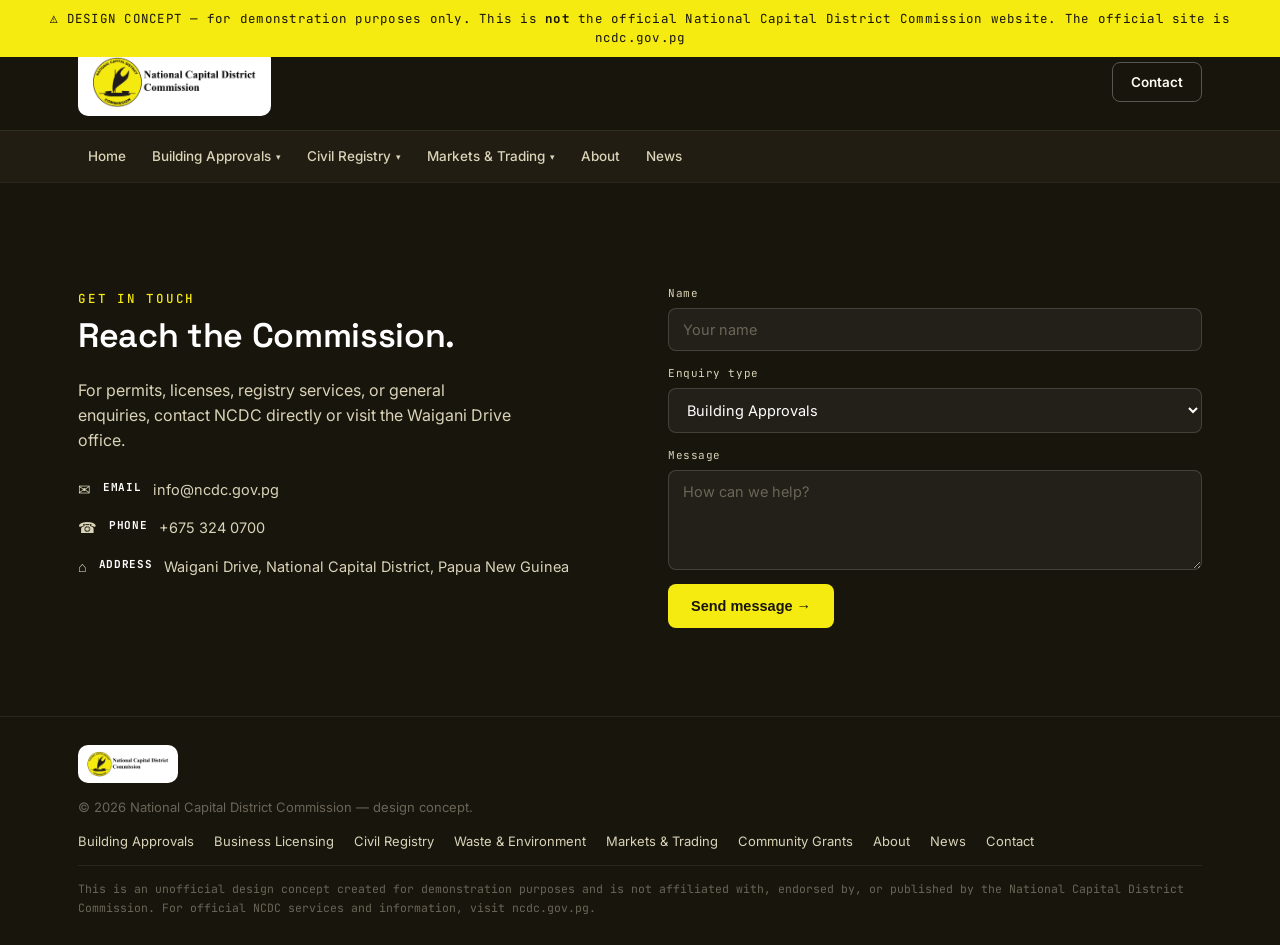
<file: contact.html>
<!DOCTYPE html>
<html lang="en">
<head>
<meta charset="UTF-8">
<meta name="viewport" content="width=device-width, initial-scale=1.0">
<title>Contact | NCDC Design Concept</title>
<meta name="description" content="Contact the National Capital District Commission — NCDC design concept.">
<link rel="preconnect" href="https://fonts.googleapis.com">
<link href="https://fonts.googleapis.com/css2?family=Space+Grotesk:wght@500;600;700&family=Inter:wght@400;500;600&family=JetBrains+Mono:wght@400;500&display=swap" rel="stylesheet">
<link rel="stylesheet" href="assets/style.css">
<link rel="icon" type="image/png" href="assets/img/ncdc-seal.png">
</head>
<body data-nav="contact">

<div id="header-placeholder"></div>

<main>
  <section class="contact" style="padding-top:228px;">
    <div class="wrap contact-grid">
      <div>
        <span class="eyebrow" style="color:var(--teal-400);">Get in touch</span>
        <h2>Reach the Commission.</h2>
        <p class="lead">For permits, licenses, registry services, or general enquiries, contact NCDC directly or visit the Waigani Drive office.</p>
        <div class="contact-info">
          <div><span>✉</span><div><b>EMAIL</b>info@ncdc.gov.pg</div></div>
          <div><span>☎</span><div><b>PHONE</b>+675 324 0700</div></div>
          <div><span>⌂</span><div><b>ADDRESS</b>Waigani Drive, National Capital District, Papua New Guinea</div></div>
        </div>
      </div>
      <form onsubmit="event.preventDefault(); alert('This is a design concept — connect a real form handler before any production use.');">
        <div class="field">
          <label for="name">Name</label>
          <input id="name" type="text" placeholder="Your name" required>
        </div>
        <div class="field">
          <label for="dept">Enquiry type</label>
          <select id="dept">
            <option>Building Approvals</option>
            <option>Business Licensing</option>
            <option>Civil Registry</option>
            <option>Waste &amp; Environment</option>
            <option>Markets &amp; Trading</option>
            <option>Community Grants</option>
            <option>General enquiry</option>
          </select>
        </div>
        <div class="field">
          <label for="msg">Message</label>
          <textarea id="msg" placeholder="How can we help?" required></textarea>
        </div>
        <button type="submit" class="btn btn-primary" style="align-self:flex-start;">Send message →</button>
      </form>
    </div>
  </section>
</main>

<div id="footer-placeholder"></div>
<script src="assets/main.js"></script>
</body>
</html>
</file>
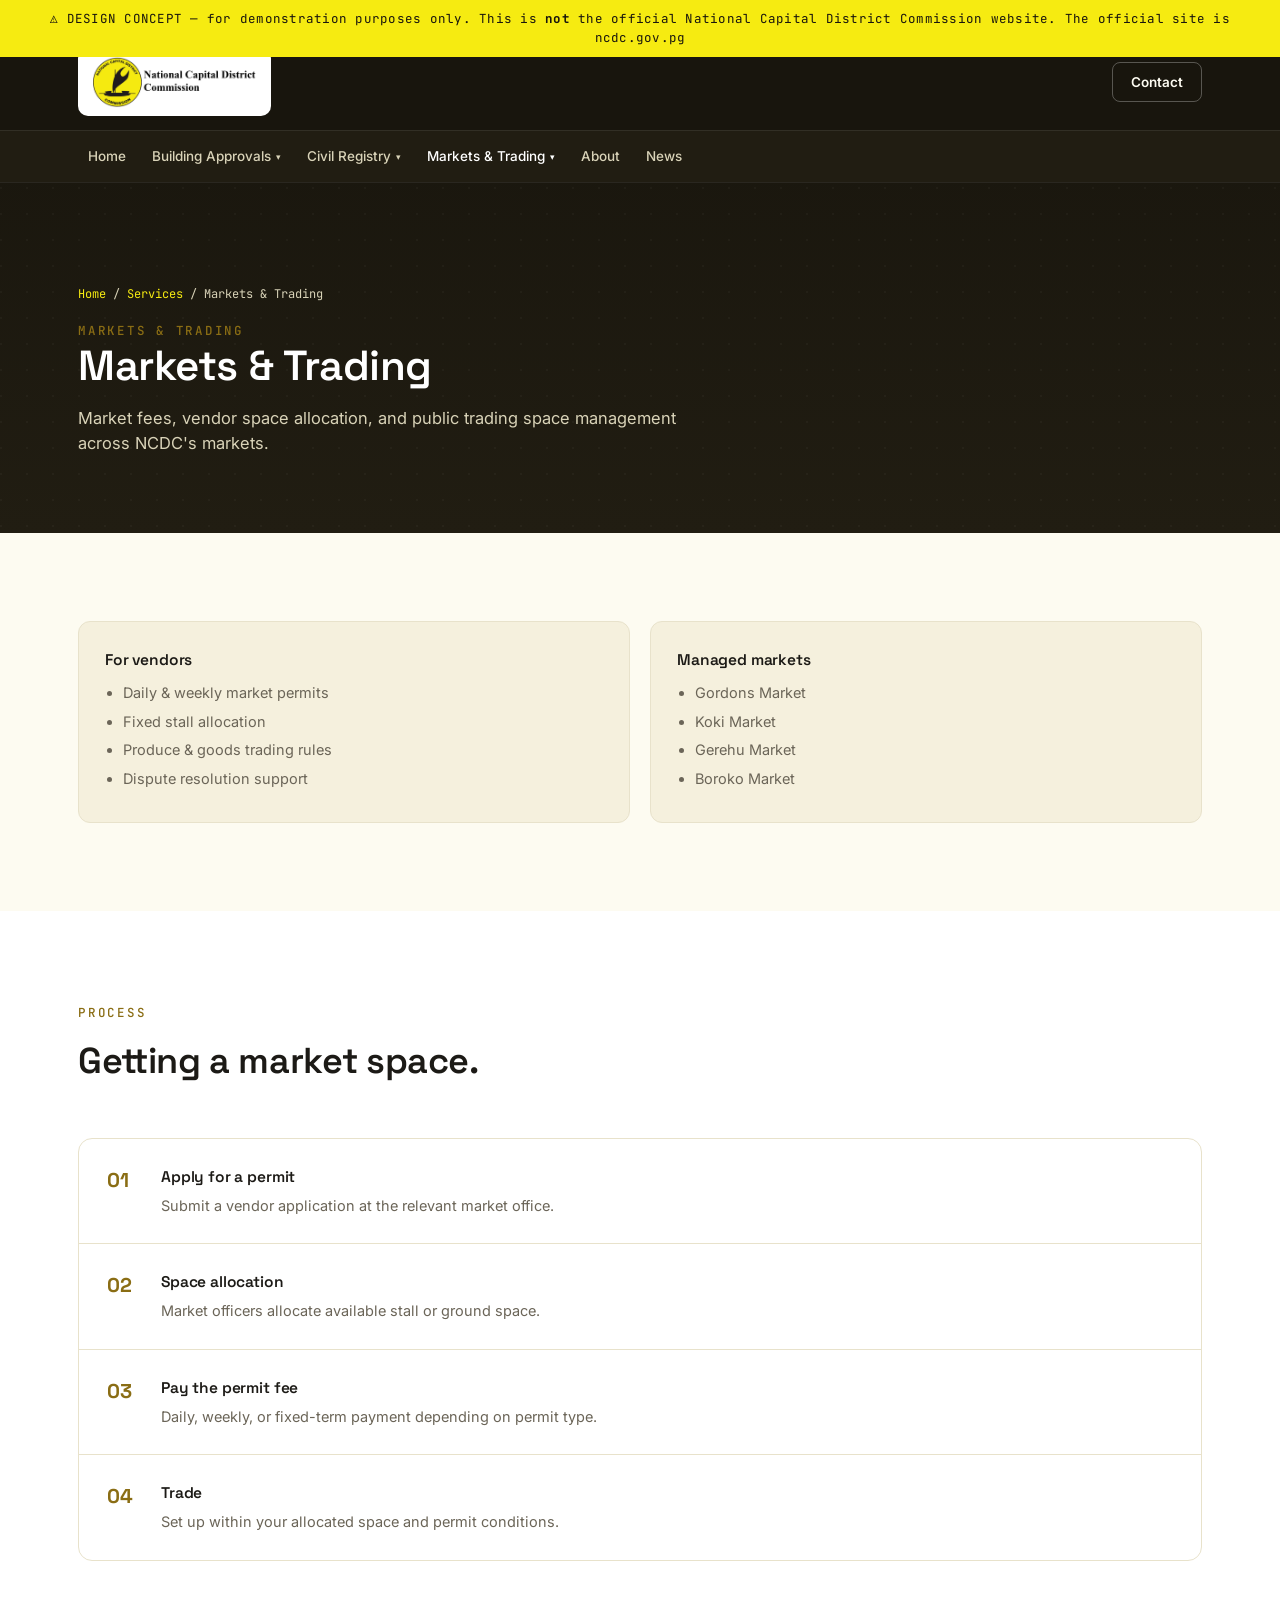
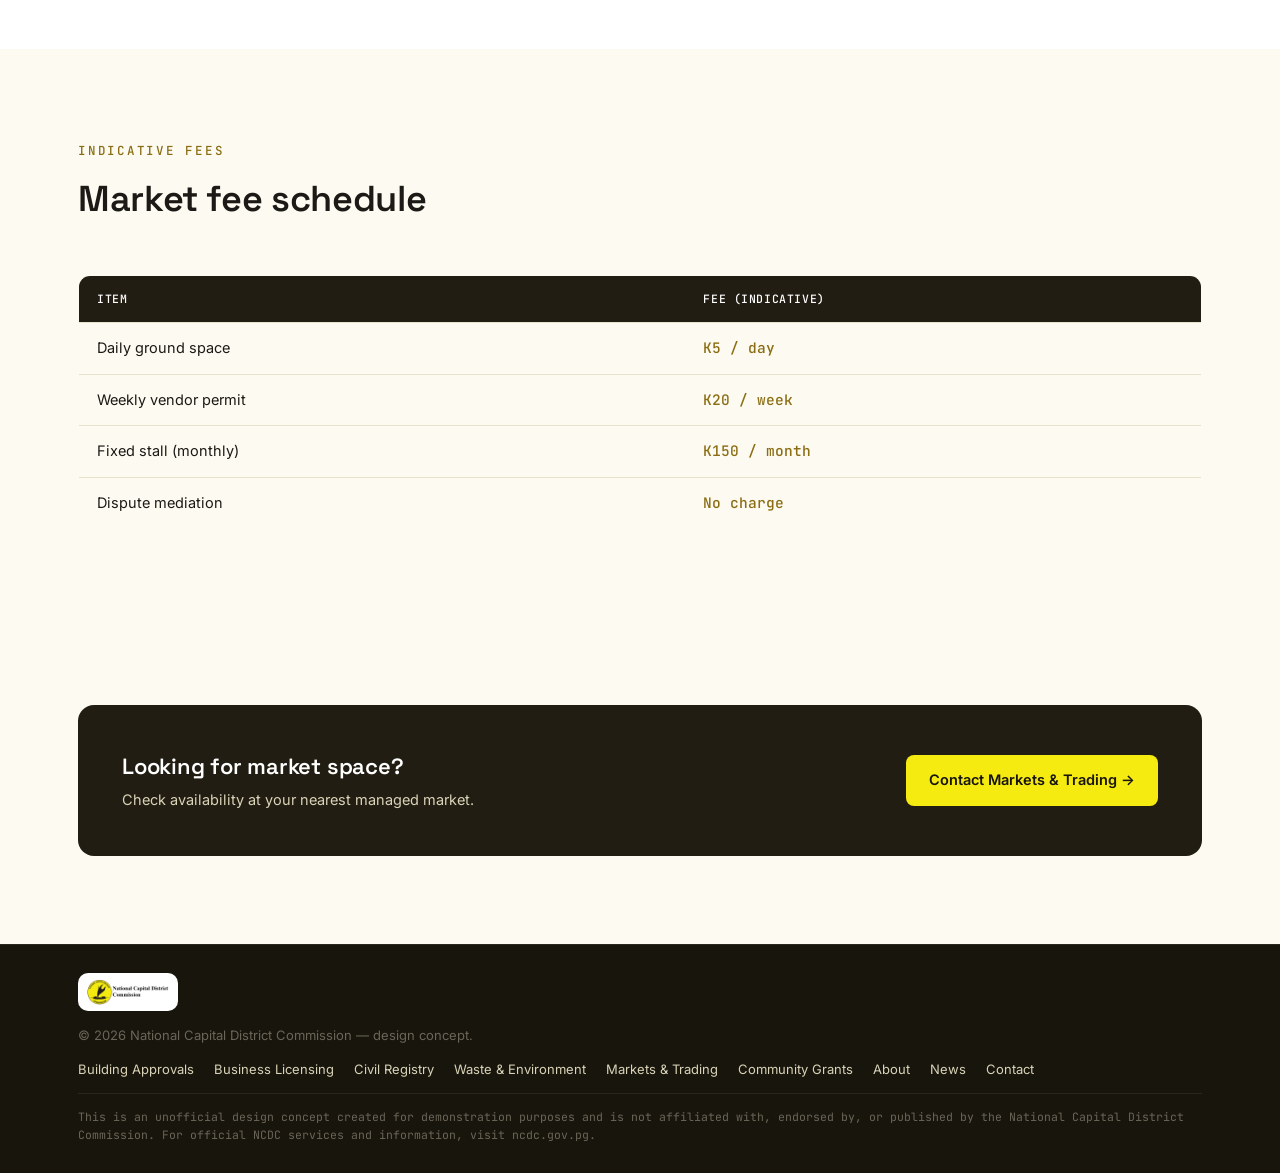
<file: markets-trading.html>
<!DOCTYPE html>
<html lang="en">
<head>
<meta charset="UTF-8">
<meta name="viewport" content="width=device-width, initial-scale=1.0">
<title>Markets & Trading | NCDC Design Concept</title>
<meta name="description" content="Market fees, vendor allocation, and public trading space management.">
<link rel="preconnect" href="https://fonts.googleapis.com">
<link href="https://fonts.googleapis.com/css2?family=Space+Grotesk:wght@500;600;700&family=Inter:wght@400;500;600&family=JetBrains+Mono:wght@400;500&display=swap" rel="stylesheet">
<link rel="stylesheet" href="assets/style.css">
</head>
<body data-nav="markets-trading">

<div id="header-placeholder"></div>

<main>
  <section class="page-hero">
    <div class="wrap">
      <div class="breadcrumb"><a href="index.html">Home</a> / <a href="index.html#services">Services</a> / Markets & Trading</div>
      <span class="eyebrow">Markets & Trading</span>
      <h1>Markets &amp; Trading</h1>
      <p class="lead">Market fees, vendor space allocation, and public trading space management across NCDC's markets.</p>
    </div>
  </section>
  <section><div class="wrap"><div class="info-grid">
    <div class="info-card"><h4>For vendors</h4><ul>
      <li>Daily & weekly market permits</li>
      <li>Fixed stall allocation</li>
      <li>Produce & goods trading rules</li>
      <li>Dispute resolution support</li>
    </ul></div>
    <div class="info-card"><h4>Managed markets</h4><ul>
      <li>Gordons Market</li>
      <li>Koki Market</li>
      <li>Gerehu Market</li>
      <li>Boroko Market</li>
    </ul></div>
  </div></div></section>
  <section class="steps"><div class="wrap">
    <div class="section-head"><span class="eyebrow" style="color:var(--teal-500);">Process</span><h2>Getting a market space.</h2></div>
    <div class="step-list">
      <div class="step"><div class="n">01</div><div><h4>Apply for a permit</h4><p>Submit a vendor application at the relevant market office.</p></div></div>
      <div class="step"><div class="n">02</div><div><h4>Space allocation</h4><p>Market officers allocate available stall or ground space.</p></div></div>
      <div class="step"><div class="n">03</div><div><h4>Pay the permit fee</h4><p>Daily, weekly, or fixed-term payment depending on permit type.</p></div></div>
      <div class="step"><div class="n">04</div><div><h4>Trade</h4><p>Set up within your allocated space and permit conditions.</p></div></div>
    </div></div></section>
  <section><div class="wrap">
    <div class="section-head"><span class="eyebrow" style="color:var(--teal-500);">Indicative fees</span><h2>Market fee schedule</h2></div>
    <table class="fee-table"><thead><tr><th>Item</th><th>Fee (indicative)</th></tr></thead><tbody>
      <tr><td>Daily ground space</td><td>K5 / day</td></tr>
      <tr><td>Weekly vendor permit</td><td>K20 / week</td></tr>
      <tr><td>Fixed stall (monthly)</td><td>K150 / month</td></tr>
      <tr><td>Dispute mediation</td><td>No charge</td></tr>
    </tbody></table></div></section>
  <section><div class="wrap">
    <div class="cta-strip">
      <div><h3>Looking for market space?</h3><p>Check availability at your nearest managed market.</p></div>
      <a href="contact.html" class="btn btn-primary">Contact Markets & Trading →</a>
    </div>
  </div></section>

</main>

<div id="footer-placeholder"></div>
<script src="assets/main.js"></script>
</body>
</html>
</file>
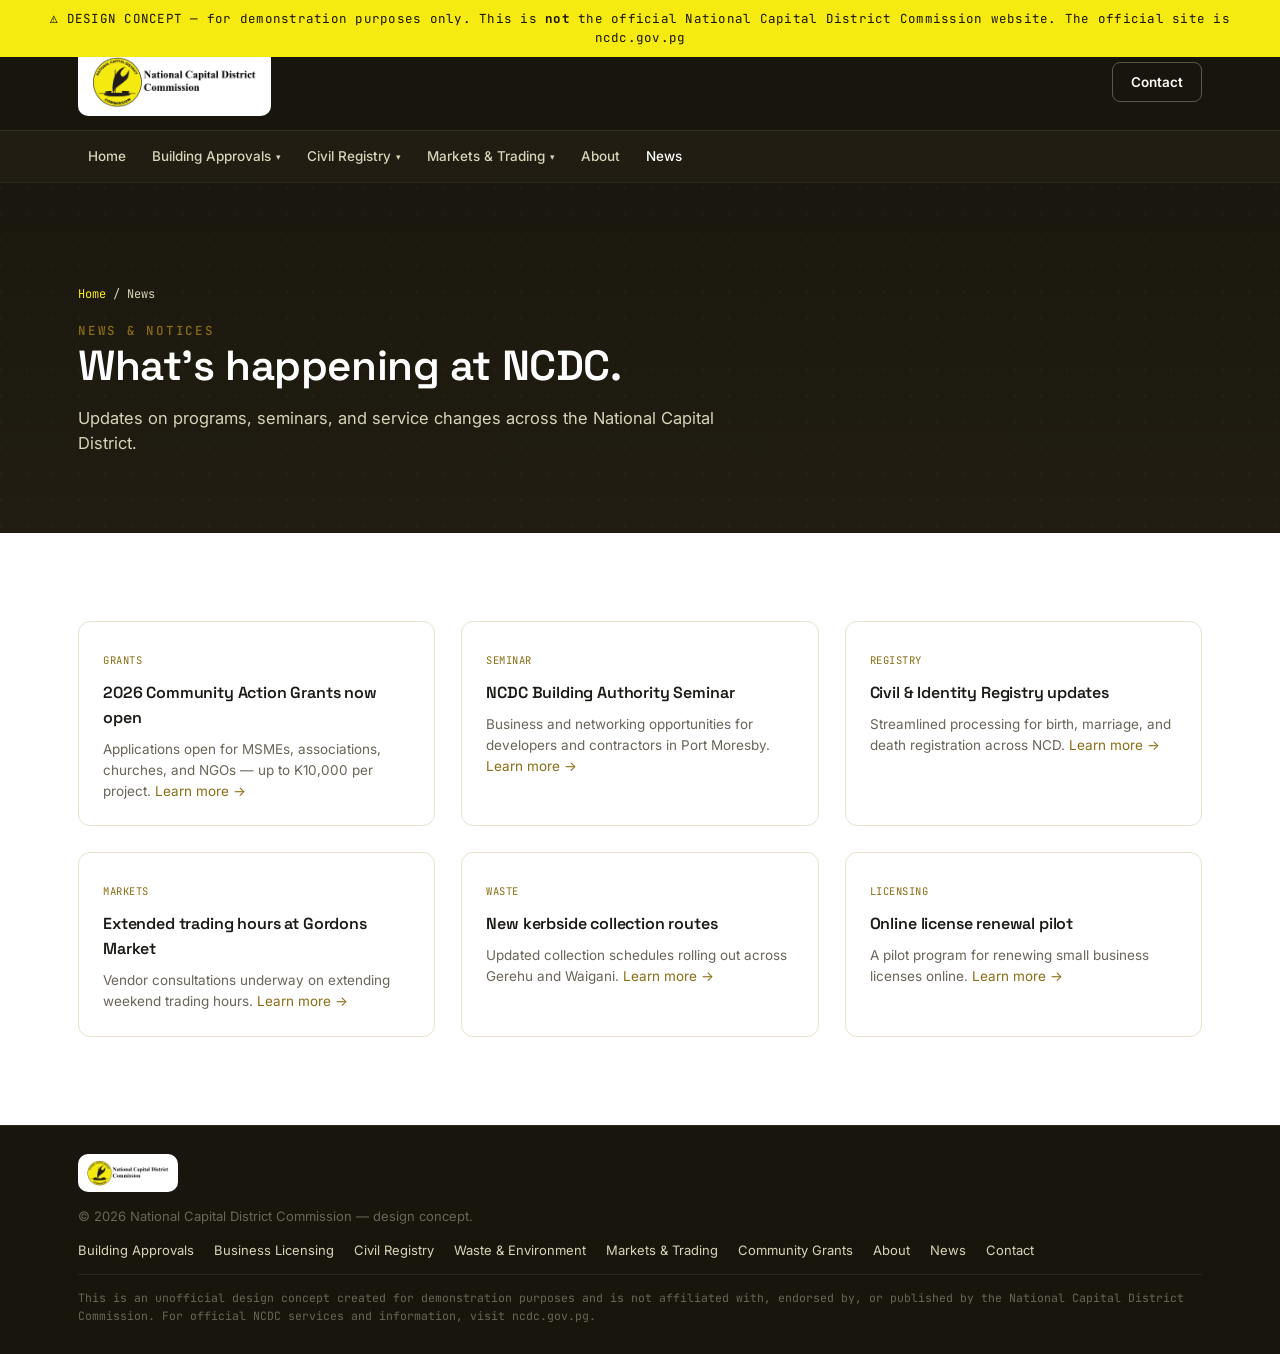
<file: news.html>
<!DOCTYPE html>
<html lang="en">
<head>
<meta charset="UTF-8">
<meta name="viewport" content="width=device-width, initial-scale=1.0">
<title>News & Notices | NCDC Design Concept</title>
<meta name="description" content="News and notices from the National Capital District Commission — NCDC design concept.">
<link rel="preconnect" href="https://fonts.googleapis.com">
<link href="https://fonts.googleapis.com/css2?family=Space+Grotesk:wght@500;600;700&family=Inter:wght@400;500;600&family=JetBrains+Mono:wght@400;500&display=swap" rel="stylesheet">
<link rel="stylesheet" href="assets/style.css">
</head>
<body data-nav="news">

<div id="header-placeholder"></div>

<main>
  <section class="page-hero">
    <div class="wrap">
      <div class="breadcrumb"><a href="index.html">Home</a> / News</div>
      <span class="eyebrow">News &amp; Notices</span>
      <h1>What's happening at NCDC.</h1>
      <p class="lead">Updates on programs, seminars, and service changes across the National Capital District.</p>
    </div>
  </section>

  <section class="news">
    <div class="wrap">
      <div class="news-grid">
        <div class="news-card">
          <span class="tag">GRANTS</span>
          <h4>2026 Community Action Grants now open</h4>
          <p>Applications open for MSMEs, associations, churches, and NGOs — up to K10,000 per project. <a href="community-grants.html" style="color:var(--teal-500);">Learn more →</a></p>
        </div>
        <div class="news-card">
          <span class="tag">SEMINAR</span>
          <h4>NCDC Building Authority Seminar</h4>
          <p>Business and networking opportunities for developers and contractors in Port Moresby. <a href="building-approvals.html" style="color:var(--teal-500);">Learn more →</a></p>
        </div>
        <div class="news-card">
          <span class="tag">REGISTRY</span>
          <h4>Civil &amp; Identity Registry updates</h4>
          <p>Streamlined processing for birth, marriage, and death registration across NCD. <a href="civil-registry.html" style="color:var(--teal-500);">Learn more →</a></p>
        </div>
        <div class="news-card">
          <span class="tag">MARKETS</span>
          <h4>Extended trading hours at Gordons Market</h4>
          <p>Vendor consultations underway on extending weekend trading hours. <a href="markets-trading.html" style="color:var(--teal-500);">Learn more →</a></p>
        </div>
        <div class="news-card">
          <span class="tag">WASTE</span>
          <h4>New kerbside collection routes</h4>
          <p>Updated collection schedules rolling out across Gerehu and Waigani. <a href="waste-environment.html" style="color:var(--teal-500);">Learn more →</a></p>
        </div>
        <div class="news-card">
          <span class="tag">LICENSING</span>
          <h4>Online license renewal pilot</h4>
          <p>A pilot program for renewing small business licenses online. <a href="business-licensing.html" style="color:var(--teal-500);">Learn more →</a></p>
        </div>
      </div>
    </div>
  </section>
</main>

<div id="footer-placeholder"></div>
<script src="assets/main.js"></script>
</body>
</html>
</file>
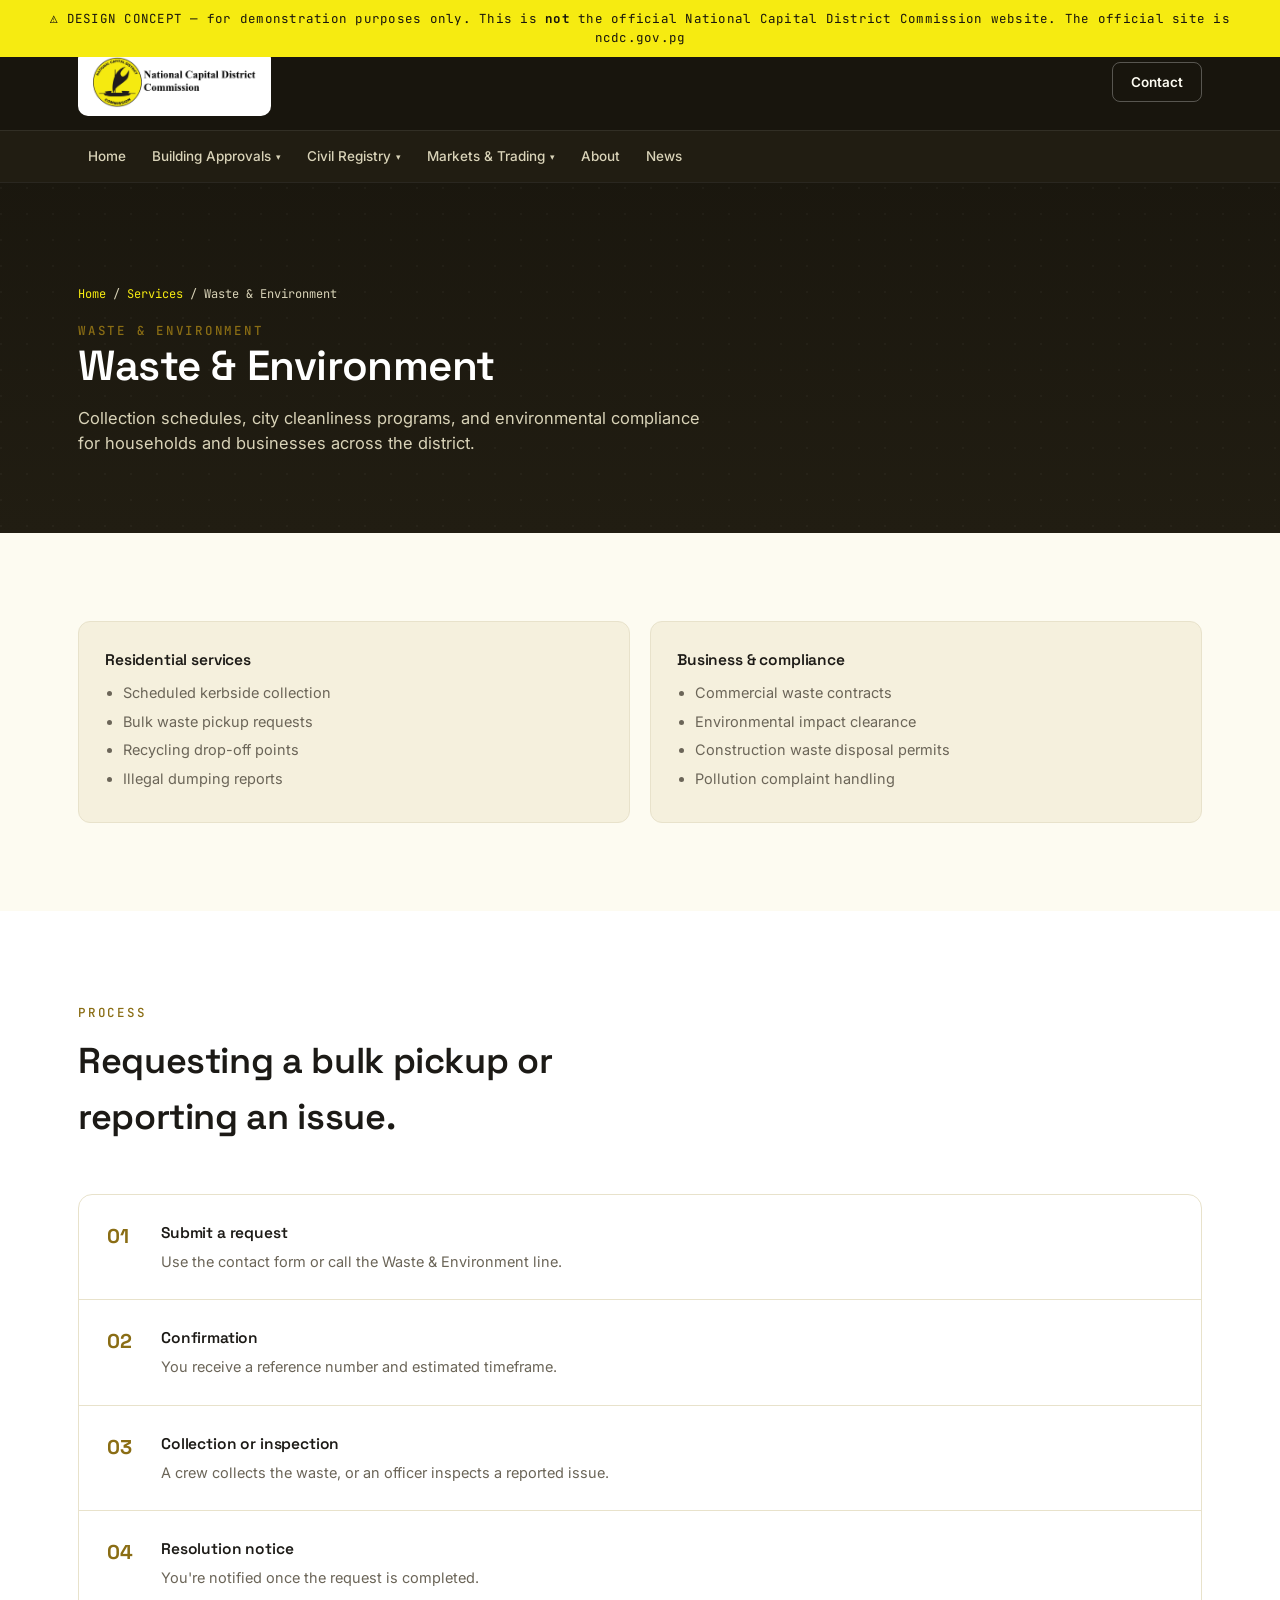
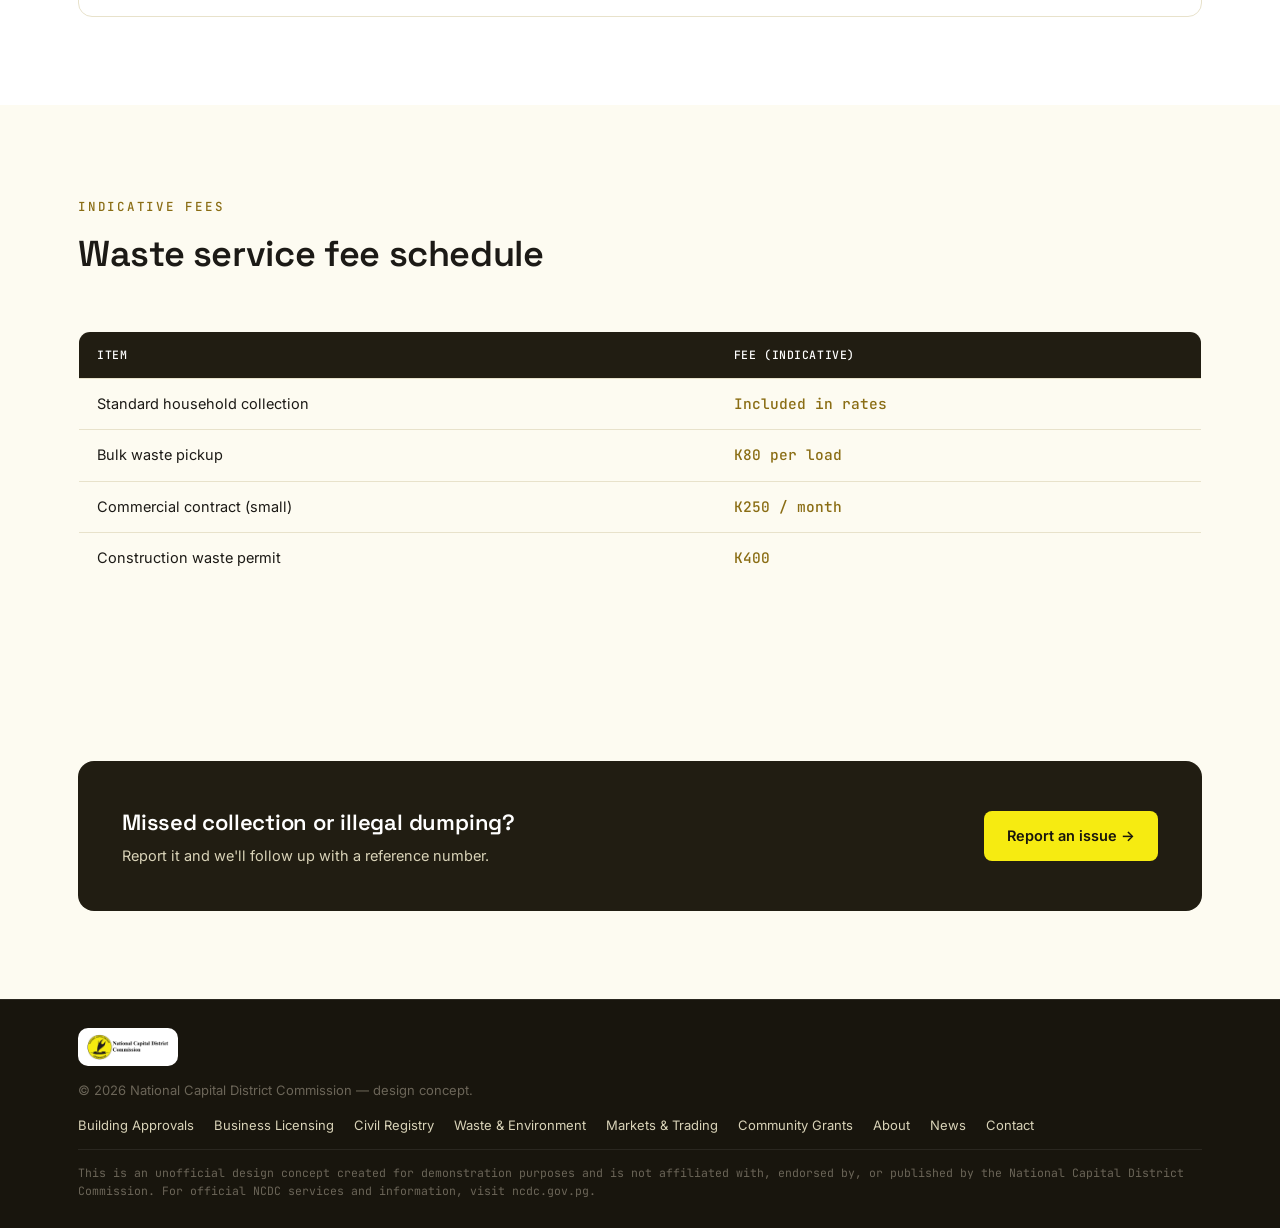
<file: waste-environment.html>
<!DOCTYPE html>
<html lang="en">
<head>
<meta charset="UTF-8">
<meta name="viewport" content="width=device-width, initial-scale=1.0">
<title>Waste & Environment | NCDC Design Concept</title>
<meta name="description" content="Waste collection schedules and environmental compliance for NCD.">
<link rel="preconnect" href="https://fonts.googleapis.com">
<link href="https://fonts.googleapis.com/css2?family=Space+Grotesk:wght@500;600;700&family=Inter:wght@400;500;600&family=JetBrains+Mono:wght@400;500&display=swap" rel="stylesheet">
<link rel="stylesheet" href="assets/style.css">
</head>
<body data-nav="waste-environment">

<div id="header-placeholder"></div>

<main>
  <section class="page-hero">
    <div class="wrap">
      <div class="breadcrumb"><a href="index.html">Home</a> / <a href="index.html#services">Services</a> / Waste & Environment</div>
      <span class="eyebrow">Waste & Environment</span>
      <h1>Waste &amp; Environment</h1>
      <p class="lead">Collection schedules, city cleanliness programs, and environmental compliance for households and businesses across the district.</p>
    </div>
  </section>
  <section><div class="wrap"><div class="info-grid">
    <div class="info-card"><h4>Residential services</h4><ul>
      <li>Scheduled kerbside collection</li>
      <li>Bulk waste pickup requests</li>
      <li>Recycling drop-off points</li>
      <li>Illegal dumping reports</li>
    </ul></div>
    <div class="info-card"><h4>Business & compliance</h4><ul>
      <li>Commercial waste contracts</li>
      <li>Environmental impact clearance</li>
      <li>Construction waste disposal permits</li>
      <li>Pollution complaint handling</li>
    </ul></div>
  </div></div></section>
  <section class="steps"><div class="wrap">
    <div class="section-head"><span class="eyebrow" style="color:var(--teal-500);">Process</span><h2>Requesting a bulk pickup or reporting an issue.</h2></div>
    <div class="step-list">
      <div class="step"><div class="n">01</div><div><h4>Submit a request</h4><p>Use the contact form or call the Waste & Environment line.</p></div></div>
      <div class="step"><div class="n">02</div><div><h4>Confirmation</h4><p>You receive a reference number and estimated timeframe.</p></div></div>
      <div class="step"><div class="n">03</div><div><h4>Collection or inspection</h4><p>A crew collects the waste, or an officer inspects a reported issue.</p></div></div>
      <div class="step"><div class="n">04</div><div><h4>Resolution notice</h4><p>You're notified once the request is completed.</p></div></div>
    </div></div></section>
  <section><div class="wrap">
    <div class="section-head"><span class="eyebrow" style="color:var(--teal-500);">Indicative fees</span><h2>Waste service fee schedule</h2></div>
    <table class="fee-table"><thead><tr><th>Item</th><th>Fee (indicative)</th></tr></thead><tbody>
      <tr><td>Standard household collection</td><td>Included in rates</td></tr>
      <tr><td>Bulk waste pickup</td><td>K80 per load</td></tr>
      <tr><td>Commercial contract (small)</td><td>K250 / month</td></tr>
      <tr><td>Construction waste permit</td><td>K400</td></tr>
    </tbody></table></div></section>
  <section><div class="wrap">
    <div class="cta-strip">
      <div><h3>Missed collection or illegal dumping?</h3><p>Report it and we'll follow up with a reference number.</p></div>
      <a href="contact.html" class="btn btn-primary">Report an issue →</a>
    </div>
  </div></section>

</main>

<div id="footer-placeholder"></div>
<script src="assets/main.js"></script>
</body>
</html>
</file>
<file: assets/style.css>
:root{
  --navy-950:#18150D;
  --navy-900:#211D12;
  --navy-800:#332C1A;
  --teal-500:#8A6D14;
  --teal-400:#F6EB11;
  --amber-400:#F6EB11;
  --paper:#FDFBF1;
  --paper-dim:#F5F0DD;
  --ink:#1C1A16;
  --slate-500:#6B6558;
  --slate-300:#D9D3B8;
  --line:#E8E2CB;
  --maxw:1180px;
}
*{box-sizing:border-box;}
html{scroll-behavior:smooth;}
@media (prefers-reduced-motion: reduce){
  html{scroll-behavior:auto;}
  *{animation-duration:0.001ms !important; animation-iteration-count:1 !important; transition-duration:0.001ms !important;}
}
body{margin:0;font-family:'Inter',sans-serif;color:var(--ink);background:var(--paper);line-height:1.55;}
h1,h2,h3,h4{font-family:'Space Grotesk',sans-serif;font-weight:600;margin:0;letter-spacing:-0.01em;}
.mono{font-family:'JetBrains Mono',monospace;}
a{color:inherit;text-decoration:none;}
img{max-width:100%;display:block;}
.wrap{max-width:var(--maxw);margin:0 auto;padding:0 28px;}
.eyebrow{font-family:'JetBrains Mono',monospace;font-size:12.5px;letter-spacing:0.14em;text-transform:uppercase;color:var(--teal-500);font-weight:500;}
.btn{display:inline-flex;align-items:center;gap:8px;padding:13px 22px;border-radius:8px;font-weight:600;font-size:14.5px;cursor:pointer;border:1px solid transparent;transition:transform .15s ease, box-shadow .15s ease, background .15s ease;}
.btn:focus-visible{outline:2px solid var(--amber-400);outline-offset:2px;}
.btn-primary{background:var(--amber-400);color:var(--navy-950);}
.btn-primary:hover{transform:translateY(-1px);box-shadow:0 6px 16px rgba(246,235,17,0.35);}
.btn-ghost{background:transparent;color:var(--paper);border-color:rgba(255,255,255,0.28);}
.btn-ghost:hover{background:rgba(255,255,255,0.08);}
.btn-dark{background:var(--navy-900);color:#fff;}
.btn-dark:hover{background:var(--navy-800);}

/* CONCEPT NOTICE */
.concept-bar{background:var(--amber-400);color:var(--navy-950);text-align:center;font-family:'JetBrains Mono';font-size:12.5px;padding:9px 16px;position:relative;z-index:200;letter-spacing:0.02em;}
.concept-bar strong{font-weight:700;}

/* NAV (constant across pages) — logo row on top, links row below */
header.site-header{position:fixed;top:34px;left:0;right:0;z-index:100;background:var(--navy-950);border-bottom:1px solid rgba(255,255,255,0.08);}
.header-top{display:flex;align-items:center;justify-content:space-between;padding:14px 28px;max-width:var(--maxw);margin:0 auto;}
.brand-full{display:flex;align-items:center;}
.logo-plate{background:#fff;border-radius:10px;padding:8px 14px;display:flex;align-items:center;line-height:0;}
.logo-plate img{height:52px;width:auto;display:block;}
.nav-row{background:var(--navy-900);border-top:1px solid rgba(255,255,255,0.08);}
.nav-inner{padding:0 28px;max-width:var(--maxw);margin:0 auto;}
.nav-links{display:flex;gap:6px;align-items:center;flex-wrap:wrap;padding:6px 0;}
.nav-links > a{color:var(--slate-300);font-size:13.5px;font-weight:500;transition:color .15s;white-space:nowrap;padding:9px 10px;border-radius:6px;}
.nav-links > a:hover, .nav-links > a.active{color:#fff;}
.nav-item{position:relative;}
.nav-item > a{display:flex;align-items:center;gap:5px;color:var(--slate-300);font-size:13.5px;font-weight:500;transition:color .15s;white-space:nowrap;padding:9px 10px;border-radius:6px;}
.nav-item > a:hover, .nav-item > a.active{color:#fff;}
.nav-item .caret{font-size:9px;transform:translateY(1px);}
.dropdown{position:absolute;top:100%;left:0;background:var(--navy-950);border:1px solid rgba(255,255,255,0.1);border-radius:8px;padding:6px;min-width:200px;display:none;flex-direction:column;gap:2px;box-shadow:0 14px 28px rgba(0,0,0,0.4);z-index:50;}
.dropdown a{display:block;padding:9px 12px;border-radius:6px;font-size:13.5px;color:var(--slate-300);white-space:nowrap;}
.dropdown a:hover, .dropdown a.active{background:rgba(255,255,255,0.06);color:#fff;}
.nav-item:hover .dropdown, .nav-item:focus-within .dropdown{display:flex;}
.nav-cta{display:flex;align-items:center;gap:18px;}
.menu-btn{display:none;background:none;border:none;color:#fff;font-size:24px;cursor:pointer;}
.footer-brand{display:flex;align-items:center;gap:12px;}
.footer-brand .logo-plate{padding:6px 9px;}
.footer-brand .logo-plate img{height:26px;width:auto;display:block;}
@media (max-width:980px){
  .nav-row{background:transparent;border-top:none;}
  .nav-inner{padding:0;}
  .nav-links{display:none;}
  .menu-btn{display:block;}
  .nav-links.open{display:flex;flex-direction:column;align-items:stretch;position:absolute;top:118px;left:0;right:0;background:var(--navy-950);padding:20px 28px;gap:6px;border-bottom:1px solid rgba(255,255,255,0.1);}
  .nav-item{position:static;}
  .dropdown{position:static;display:flex;border:none;box-shadow:none;padding:2px 0 2px 16px;background:transparent;min-width:0;}
}

/* HERO (home) */
.hero{background:linear-gradient(180deg,var(--navy-950) 0%, var(--navy-900) 100%);color:#fff;padding:250px 0 90px;position:relative;overflow:hidden;}
.hero::before{content:"";position:absolute;inset:0;background-image:radial-gradient(circle at 1px 1px, rgba(255,255,255,0.06) 1px, transparent 0);background-size:26px 26px;opacity:0.5;pointer-events:none;}
.hero-grid{display:grid;grid-template-columns:1.05fr 0.95fr;gap:56px;align-items:center;position:relative;}
@media (max-width:900px){.hero-grid{grid-template-columns:1fr;}}
.hero h1{font-size:clamp(32px,4.4vw,48px);line-height:1.1;margin:16px 0 20px;}
.hero p.lead{color:var(--slate-300);font-size:17px;max-width:520px;margin-bottom:32px;}
.hero-actions{display:flex;gap:14px;flex-wrap:wrap;}

/* PAGE HERO (inner pages) */
.page-hero{background:linear-gradient(180deg,var(--navy-950) 0%, var(--navy-900) 100%);color:#fff;padding:228px 0 60px;position:relative;overflow:hidden;}
.page-hero::before{content:"";position:absolute;inset:0;background-image:radial-gradient(circle at 1px 1px, rgba(255,255,255,0.06) 1px, transparent 0);background-size:26px 26px;opacity:0.5;pointer-events:none;}
.breadcrumb{font-family:'JetBrains Mono';font-size:12px;color:var(--slate-300);margin-bottom:14px;position:relative;}
.breadcrumb a{color:var(--teal-400);}
.page-hero h1{font-size:clamp(28px,3.6vw,42px);line-height:1.12;margin-bottom:14px;position:relative;}
.page-hero p.lead{color:var(--slate-300);font-size:16.5px;max-width:640px;position:relative;}

.dash{background:rgba(255,255,255,0.04);border:1px solid rgba(255,255,255,0.12);border-radius:14px;padding:22px;backdrop-filter:blur(6px);}
.dash-head{display:flex;justify-content:space-between;align-items:center;margin-bottom:16px;}
.dash-title{font-family:'JetBrains Mono';font-size:11.5px;color:var(--slate-300);letter-spacing:0.08em;}
.dash-head .dot-row{display:flex;gap:6px;}
.dash-head .dot{width:9px;height:9px;border-radius:50%;background:rgba(255,255,255,0.18);}
.dash-metrics{display:grid;grid-template-columns:1fr 1fr 1fr;gap:12px;margin-bottom:18px;}
.metric{background:rgba(255,255,255,0.03);border:1px solid rgba(255,255,255,0.08);border-radius:9px;padding:12px 10px;}
.metric .num{font-family:'Space Grotesk';font-weight:700;font-size:19px;color:var(--teal-400);}
.metric .lbl{font-family:'JetBrains Mono';font-size:9px;color:var(--slate-300);margin-top:4px;letter-spacing:0.03em;}
.log{background:var(--navy-950);border-radius:8px;padding:14px;font-family:'JetBrains Mono';font-size:11.5px;color:#F6EB11;height:118px;overflow:hidden;position:relative;}
.log-line{opacity:0;animation:logIn 0.5s ease forwards;color:#B8B29C;white-space:nowrap;}
.log-line b{color:#F6EB11;font-weight:500;}
.log-line:nth-child(1){animation-delay:.2s;}
.log-line:nth-child(2){animation-delay:.8s;}
.log-line:nth-child(3){animation-delay:1.4s;}
.log-line:nth-child(4){animation-delay:2.0s;}
.log-line:nth-child(5){animation-delay:2.6s;}
@keyframes logIn{from{opacity:0;transform:translateY(4px);}to{opacity:1;transform:translateY(0);}}

.trust{background:var(--navy-800);padding:26px 0;}
.trust .wrap{display:flex;justify-content:space-between;flex-wrap:wrap;gap:20px;}
.trust-item{color:var(--slate-300);font-family:'JetBrains Mono';font-size:12px;display:flex;align-items:baseline;gap:8px;}
.trust-item strong{color:#fff;font-family:'Space Grotesk';font-size:19px;}

section{padding:88px 0;}
.section-head{max-width:640px;margin-bottom:48px;}
.section-head h2{font-size:clamp(26px,3.2vw,36px);margin-top:10px;}
.section-head p{color:var(--slate-500);margin-top:12px;font-size:16px;}

.services{background:#fff;}
.service-grid{display:grid;grid-template-columns:repeat(3,1fr);gap:1px;background:var(--line);border:1px solid var(--line);border-radius:14px;overflow:hidden;}
@media (max-width:900px){.service-grid{grid-template-columns:repeat(2,1fr);}}
@media (max-width:600px){.service-grid{grid-template-columns:1fr;}}
.service-card{background:#fff;padding:32px 26px;transition:background .15s;display:block;}
.service-card:hover{background:var(--paper-dim);}
.service-icon{width:38px;height:38px;border-radius:8px;background:var(--navy-900);display:flex;align-items:center;justify-content:center;margin-bottom:18px;color:var(--teal-400);font-family:'JetBrains Mono';font-size:14px;font-weight:600;}
.service-card h3{font-size:16.5px;margin-bottom:8px;}
.service-card p{color:var(--slate-500);font-size:14.5px;margin:0 0 10px;}
.service-card .go{font-family:'JetBrains Mono';font-size:11.5px;color:var(--teal-500);}

.work{background:var(--paper-dim);}
.case{background:var(--navy-900);color:#fff;border-radius:16px;display:grid;grid-template-columns:1.1fr 0.9fr;overflow:hidden;}
@media (max-width:860px){.case{grid-template-columns:1fr;}}
.case-copy{padding:44px;}
.case-copy .eyebrow{color:var(--teal-400);}
.case-copy h3{font-size:25px;margin:14px 0 14px;}
.case-copy p{color:var(--slate-300);font-size:15px;margin-bottom:22px;}
.case-stats{display:flex;gap:28px;flex-wrap:wrap;}
.case-stats div strong{display:block;font-family:'Space Grotesk';font-size:22px;color:var(--amber-400);}
.case-stats div span{font-family:'JetBrains Mono';font-size:11px;color:var(--slate-300);}
.case-visual{background:linear-gradient(160deg,var(--navy-800),var(--navy-950));display:flex;align-items:center;justify-content:center;padding:30px;border-left:1px solid rgba(255,255,255,0.08);}
.case-visual .panel{width:100%;background:rgba(255,255,255,0.04);border:1px solid rgba(255,255,255,0.1);border-radius:10px;padding:18px;font-family:'JetBrains Mono';font-size:12px;color:var(--slate-300);}
.case-visual .panel .row{display:flex;justify-content:space-between;padding:7px 0;border-bottom:1px dashed rgba(255,255,255,0.08);}
.case-visual .panel .row:last-child{border-bottom:none;}
.case-visual .panel .row .ok{color:var(--teal-400);}

.about-grid{display:grid;grid-template-columns:0.9fr 1.1fr;gap:60px;align-items:start;}
@media (max-width:860px){.about-grid{grid-template-columns:1fr;gap:32px;}}
.about-points{display:flex;flex-direction:column;gap:22px;}
.point{display:flex;gap:16px;}
.point .mark{width:26px;height:26px;flex:none;border-radius:6px;background:var(--paper-dim);border:1px solid var(--line);display:flex;align-items:center;justify-content:center;color:var(--teal-500);font-family:'JetBrains Mono';font-size:12px;font-weight:600;}
.point h4{font-size:15.5px;margin-bottom:4px;}
.point p{color:var(--slate-500);font-size:14.5px;margin:0;}

.news{background:#fff;}
.news-grid{display:grid;grid-template-columns:repeat(3,1fr);gap:26px;}
@media (max-width:760px){.news-grid{grid-template-columns:1fr;}}
.news-card{border:1px solid var(--line);border-radius:12px;padding:24px;}
.news-card .tag{font-family:'JetBrains Mono';font-size:10.5px;color:var(--teal-500);letter-spacing:0.05em;}
.news-card h4{font-size:16px;margin:10px 0 8px;}
.news-card p{color:var(--slate-500);font-size:13.5px;margin:0;}

/* PROCESS STEPS (service pages) */
.steps{background:#fff;}
.step-list{display:flex;flex-direction:column;border:1px solid var(--line);border-radius:14px;overflow:hidden;}
.step{display:flex;gap:20px;padding:26px 28px;border-bottom:1px solid var(--line);}
.step:last-child{border-bottom:none;}
.step .n{font-family:'Space Grotesk';font-weight:700;font-size:20px;color:var(--teal-500);flex:none;width:34px;}
.step h4{font-size:15.5px;margin-bottom:6px;}
.step p{color:var(--slate-500);font-size:14.5px;margin:0;}

/* REQUIREMENTS / INFO CARDS */
.info-grid{display:grid;grid-template-columns:repeat(2,1fr);gap:20px;}
@media (max-width:760px){.info-grid{grid-template-columns:1fr;}}
.info-card{background:var(--paper-dim);border:1px solid var(--line);border-radius:12px;padding:26px;}
.info-card h4{font-size:15.5px;margin-bottom:10px;}
.info-card ul{margin:0;padding-left:18px;color:var(--slate-500);font-size:14.5px;}
.info-card ul li{margin-bottom:6px;}

.fee-table{width:100%;border-collapse:collapse;border:1px solid var(--line);border-radius:12px;overflow:hidden;}
.fee-table th, .fee-table td{text-align:left;padding:14px 18px;border-bottom:1px solid var(--line);font-size:14.5px;}
.fee-table th{background:var(--navy-900);color:#fff;font-family:'JetBrains Mono';font-size:11.5px;letter-spacing:0.05em;text-transform:uppercase;font-weight:500;}
.fee-table tr:last-child td{border-bottom:none;}
.fee-table td:last-child{font-family:'JetBrains Mono';color:var(--teal-500);font-weight:500;}

.cta-strip{background:var(--navy-900);color:#fff;border-radius:16px;padding:44px;display:flex;align-items:center;justify-content:space-between;gap:24px;flex-wrap:wrap;}
.cta-strip h3{font-size:22px;margin-bottom:6px;}
.cta-strip p{color:var(--slate-300);margin:0;font-size:14.5px;}

.contact{background:var(--navy-950);color:#fff;}
.contact-grid{display:grid;grid-template-columns:1fr 1fr;gap:56px;}
@media (max-width:860px){.contact-grid{grid-template-columns:1fr;}}
.contact h2{font-size:clamp(26px,3.2vw,34px);margin-bottom:14px;}
.contact p.lead{color:var(--slate-300);margin-bottom:26px;max-width:440px;}
.contact-info{display:flex;flex-direction:column;gap:16px;margin-top:10px;}
.contact-info div{display:flex;gap:12px;align-items:flex-start;font-size:14.5px;color:var(--slate-300);}
.contact-info b{color:#fff;font-family:'JetBrains Mono';font-size:11px;letter-spacing:0.06em;display:block;margin-bottom:2px;}
form{display:flex;flex-direction:column;gap:14px;}
.field{display:flex;flex-direction:column;gap:6px;}
.field label{font-family:'JetBrains Mono';font-size:11px;color:var(--slate-300);letter-spacing:0.05em;}
.field input, .field select, .field textarea{background:rgba(255,255,255,0.05);border:1px solid rgba(255,255,255,0.15);border-radius:8px;padding:12px 14px;color:#fff;font-family:'Inter';font-size:14.5px;}
.field input:focus-visible, .field select:focus-visible, .field textarea:focus-visible{outline:2px solid var(--amber-400);outline-offset:1px;}
.field textarea{resize:vertical;min-height:100px;}
.field input::placeholder, .field textarea::placeholder{color:var(--slate-500);}

footer.site-footer{background:var(--navy-950);border-top:1px solid rgba(255,255,255,0.08);padding:28px 0;}
footer.site-footer .wrap{display:flex;flex-direction:column;gap:14px;}
footer.site-footer .frow{display:flex;justify-content:space-between;align-items:center;flex-wrap:wrap;gap:14px;}
footer.site-footer p{color:var(--slate-500);font-size:13px;margin:0;}
footer.site-footer .flinks{display:flex;gap:20px;flex-wrap:wrap;}
footer.site-footer .flinks a{color:var(--slate-300);font-size:13px;}
footer.site-footer .flinks a:hover{color:#fff;}
footer.site-footer .disclaimer{color:var(--slate-500);font-size:11.5px;font-family:'JetBrains Mono';border-top:1px solid rgba(255,255,255,0.08);padding-top:14px;line-height:1.6;}

.reveal{opacity:0;transform:translateY(14px);transition:opacity .5s ease, transform .5s ease;}
.reveal.in{opacity:1;transform:translateY(0);}
</file>
